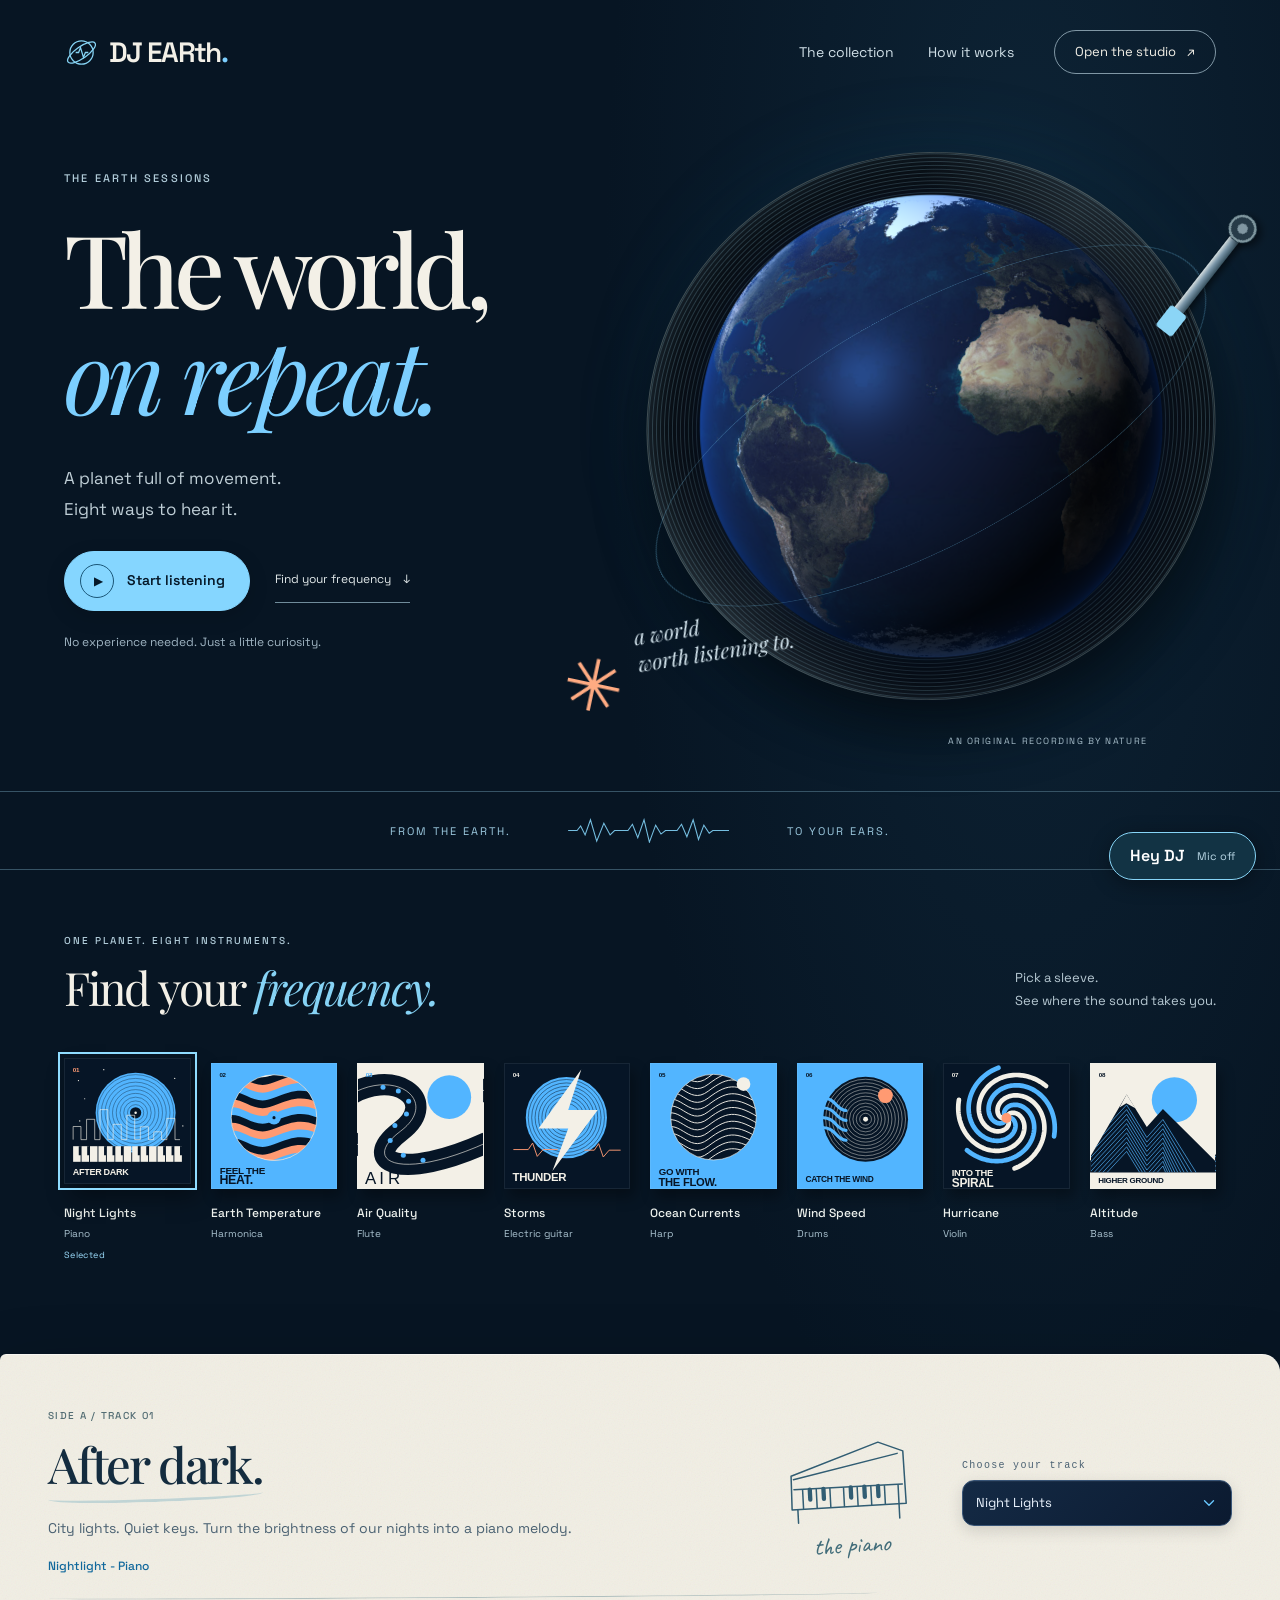
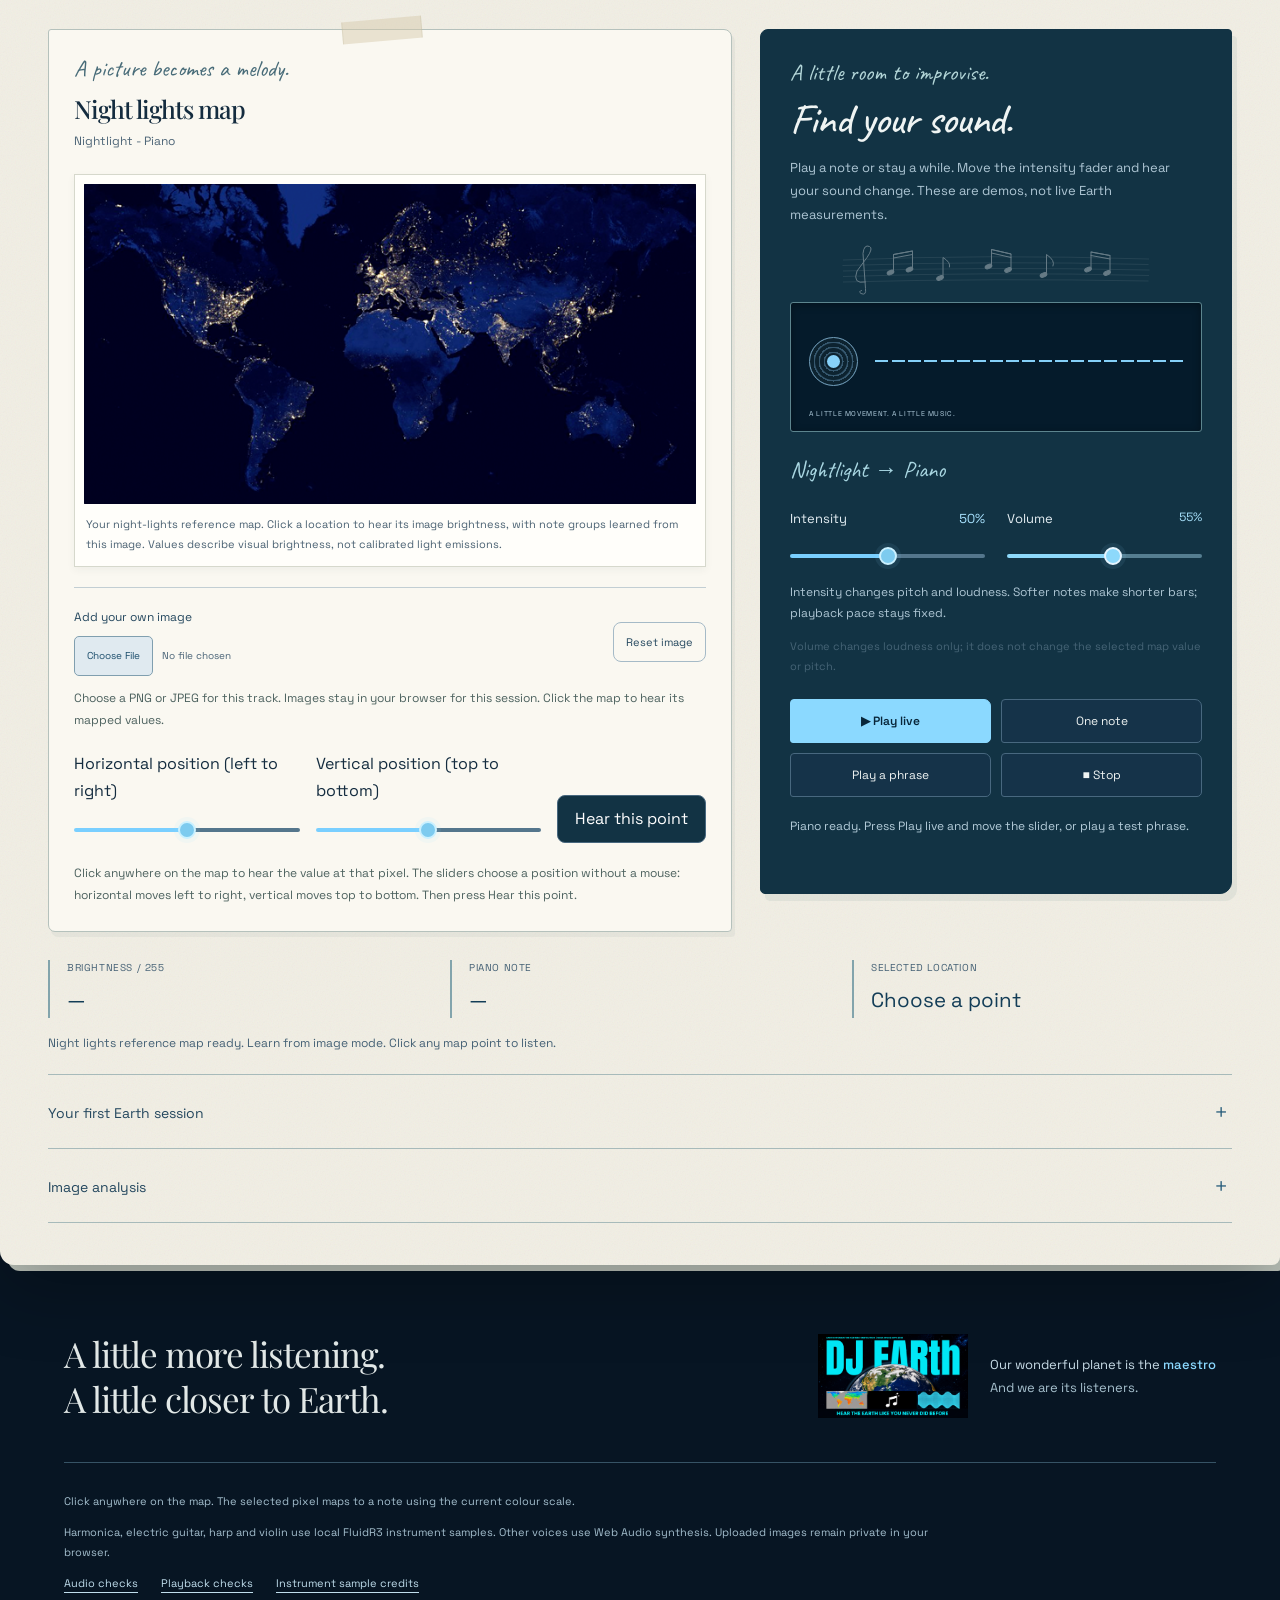
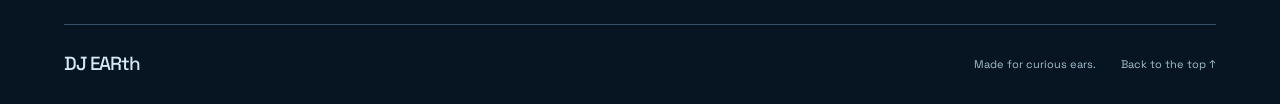
<file: index.html>
<!doctype html>
<html lang="en">
<head>
  <meta charset="utf-8">
  <meta name="viewport" content="width=device-width, initial-scale=1">
  <meta name="theme-color" content="#09121f">
  <title>DJ_EARth · The planet, on repeat</title>
  <link rel="preload" href="assets/fonts/space-grotesk.ttf" as="font" type="font/ttf" crossorigin>
  <link rel="stylesheet" href="style.css?v=earth-album-restore-1">
  <link rel="stylesheet" href="studio-widgets.css?v=earth-album-1">
  <link rel="stylesheet" href="globe-scene.css?v=earth-album-1">
  <link rel="stylesheet" href="music-notebook.css?v=1">
  <script src="light-track.js?v=temp-1" defer></script>
  <script src="temperature-track.js?v=temp-1" defer></script>
  <script src="audio-visualizer.js?v=full-display-1" defer></script>
  <script src="piano.js?v=audio-reactive-restore-1" defer></script>
  <script src="bass.js?v=audio-reactive-restore-1" defer></script>
  <script src="instruments.js?v=sampled-voices-1" defer></script>
  <script src="assets/tracks/night-lights-data.js?v=team-reference-2" defer></script>
  <script src="script.js?v=map-intensity-1" defer></script>
  <script src="solo.js?v=map-intensity-1" defer></script>
  <script src="studio-ui.js?v=earth-album-1" defer></script>
  <script src="globe-scene.js?v=earth-album-1" defer></script>
  <script src="art-direction.js?v=earth-album-1" defer></script>
  <script src="music-notebook.js?v=1" defer></script>
  <link rel="stylesheet" href="no2-lab.css?v=1">
  <script src="assets/no2/model.js?v=1" defer></script>
  <script src="no2-reader.js?v=1" defer></script>
  <script src="no2-lab.js?v=1" defer></script>
  <script src="assets/voice/countries.js?v=1" defer></script>
  <script src="assets/voice/temperature-reference.js?v=1" defer></script>
  <script src="country-temperature.js?v=reference-restored-5" defer></script>
  <link rel="stylesheet" href="voice-assistant.css?v=compact-3">
  <script src="voice-assistant.js?v=reference-restored-10" defer></script>
</head>
<body class="studio-page album-page">
  <a class="skip-link" href="#playground">Skip to the sound controls</a>
  <div class="studio-shell">
    <header class="site-header">
      <a class="wordmark" href="index.html" aria-label="DJ EARth home"><span class="brand-orbit" aria-hidden="true"><svg viewBox="0 0 36 36" fill="none"><circle cx="18" cy="18" r="12"/><ellipse cx="18" cy="18" rx="17" ry="6" transform="rotate(-35 18 18)"/><path d="M12 18h3l2-5 3 10 2-5h3"/></svg></span> DJ EARth<span class="brand-dot">.</span></a>
      <nav class="site-navigation" aria-label="Main navigation">
        <a href="#tracks">The collection</a>
        <a href="#howItWorks">How it works</a>
      </nav>
      <a class="open-studio" href="#playground">Open the studio <span aria-hidden="true">&#8599;</span></a>
    </header>
    <main class="app" id="studio">
      <button id="djLauncher" class="dj-launcher" type="button" aria-controls="voiceAssistant" aria-expanded="false">Hey DJ <span id="djMicState">Mic off</span></button>
      <section id="voiceAssistant" class="voice-assistant" role="dialog" aria-modal="false" aria-labelledby="djVoiceTitle" hidden>
        <button id="djClose" class="dj-close" type="button" aria-label="Close assistant">&#215;</button>
        <h2 id="djVoiceTitle" tabindex="-1">Hey DJ</h2>
        <p>Say <strong>"Hey DJ"</strong> or say your country to hear its temperature melody.</p>
        <div id="fileProtocolNotice" class="file-warning" hidden>
          ⚠️ Chrome and Edge block speech-to-text on local <code>file://</code> URLs for security. To speak, open via a local server (e.g. VS Code Live Server or run <code>start-server.bat</code>). You can also click the country buttons or type below anytime!
        </div>
        <div id="djTranscriptBox" class="dj-transcript-box" aria-live="polite">
          <span id="djLiveTranscript" class="dj-live-transcript dj-transcript-system">Waiting for speech...</span>
        </div>
        <p id="djVoiceStatus" class="dj-status-msg" role="status" aria-live="polite" aria-atomic="true">Ready to help.</p>
        <div class="voice-actions">
          <button id="djEnable" type="button">Enable microphone</button>
          <button id="djAsk" type="button">Ask me my country</button>
          <button id="djWelcome" type="button">Hear introduction</button>
          <button id="djStop" type="button">Stop assistant</button>
        </div>
        <div class="quick-countries" aria-label="Quick country test buttons">
          <span>Quick test:</span>
          <button type="button" class="quick-country-btn" data-country="Lebanon">Lebanon</button>
          <button type="button" class="quick-country-btn" data-country="United States">USA</button>
          <button type="button" class="quick-country-btn" data-country="France">France</button>
          <button type="button" class="quick-country-btn" data-country="Japan">Japan</button>
          <button type="button" class="quick-country-btn" data-country="Brazil">Brazil</button>
          <button type="button" class="quick-country-btn" data-country="Egypt">Egypt</button>
        </div>
        <form id="djCountryForm"><label for="djCountry">Or type your country</label><input id="djCountry" list="djCountries" autocomplete="country-name" placeholder="e.g. Lebanon, France, USA" required><datalist id="djCountries"></datalist><button type="submit">Play temperature</button></form>
        <p id="djForecast"></p>
        <p id="djMelody">No melody playing.</p>
        <details><summary>About this assistant</summary><p>Temperature reference only, not a live weather forecast. Country alignment is approximate. Browser microphone permission is required; speech recognition may send audio to its provider.</p></details>
        <details><summary>Explore the source maps</summary>
          <p>These external viewers open in a new tab. These viewers do not drive the assistant's reference-map music.</p>
          <ul>
            <li><a href="https://satmeteo.com/maps/temperature" target="_blank" rel="noopener">Temperature &mdash; Satmeteo</a></li>
            <li><a href="https://zoom.earth/maps/wind-speed/#view=33.893,35.502,6z/model=icon" target="_blank" rel="noopener">Wind speed &mdash; Zoom Earth</a></li>
            <li><a href="https://airindex.today/en/air-quality-map" target="_blank" rel="noopener">Air quality forecast &mdash; Airindex</a></li>
            <li><a href="https://www.iqair.com/air-quality-map" target="_blank" rel="noopener">Air quality &mdash; IQAir</a></li>
            <li><a href="https://blue-marble.de/nightlights/" target="_blank" rel="noopener">Night lights imagery &mdash; Blue Marble</a></li>
            <li><a href="https://seatempmap.com/" target="_blank" rel="noopener">Sea temperature &mdash; SeaTempMap</a></li>
          </ul>
        </details>
      </section>
      <section class="album-hero" aria-labelledby="albumTitle">
        <div class="hero-copy">
          <p class="eyebrow">THE EARTH SESSIONS</p>
          <h1 id="albumTitle"><span>The world,</span><em>on repeat.</em></h1>
          <p class="hero-description">A planet full of movement.<br>Eight ways to hear it.</p>
          <div class="hero-actions">
            <button id="listenEarth" class="listen-button" type="button" aria-pressed="false"><span class="listen-play" aria-hidden="true">&#9654;</span><span class="listen-label">Start listening</span></button>
            <a href="#tracks" class="text-link">Find your frequency <span aria-hidden="true">&#8595;</span></a>
          </div>
          <p class="hero-invitation">No experience needed. Just a little curiosity.</p>
        </div>
        <div class="record-art" aria-hidden="true">
          <div class="record-disc"></div>
          <div class="record-orbit orbit-one"></div><div class="record-orbit orbit-two"></div>
          <div class="planet-record"><div class="planet-label"></div><span class="record-spindle"></span></div>
          <div class="turntable-platter"><span></span></div><div class="tonearm"></div>
          <span class="record-caption">AN ORIGINAL RECORDING BY NATURE</span>
          <span class="record-annotation">a world<br>worth listening to.</span>
        </div>
        <span class="hero-asterisk" aria-hidden="true">&#10035;</span>
      </section>
      <div class="sound-ribbon" aria-hidden="true"><span>FROM THE EARTH.</span><span class="ribbon-wave"></span><span>TO YOUR EARS.</span></div>
      <section class="collection" id="tracks" aria-labelledby="collectionTitle">
        <div class="collection-heading"><div><p class="eyebrow">ONE PLANET. EIGHT INSTRUMENTS.</p><h2 id="collectionTitle">Find your <em>frequency.</em></h2></div><p>Pick a sleeve.<br>See where the sound takes you.</p></div>
      <nav class="track-nav" id="trackCollection" aria-label="Select planetary track">
        <button id="trackLightBtn" class="track-tab" type="button" aria-pressed="false" data-track-index="0">
          <span class="track-tab-badge" aria-hidden="true">01</span><span class="track-cover cover-0" aria-hidden="true"></span>
          <span class="track-tab-name">Night Lights</span>
          <span class="track-tab-desc">Piano</span>
        </button>
        <button id="trackTempBtn" class="track-tab active" type="button" aria-pressed="true" data-track-index="1">
          <span class="track-tab-badge" aria-hidden="true">02</span><span class="track-cover cover-1" aria-hidden="true"></span>
          <span class="track-tab-name">Earth Temperature</span>
          <span class="track-tab-desc">Harmonica</span>
        </button>
        <button id="trackAirBtn" class="track-tab" type="button" aria-pressed="false" data-track-index="2">
          <span class="track-tab-badge" aria-hidden="true">03</span><span class="track-cover cover-2" aria-hidden="true"></span>
          <span class="track-tab-name">Air Quality</span>
          <span class="track-tab-desc">Flute</span>
        </button>
        <button id="trackStormsBtn" class="track-tab" type="button" aria-pressed="false" data-track-index="3">
          <span class="track-tab-badge" aria-hidden="true">04</span><span class="track-cover cover-3" aria-hidden="true"></span>
          <span class="track-tab-name">Storms</span>
          <span class="track-tab-desc">Electric guitar</span>
        </button>
        <button id="trackOceanBtn" class="track-tab" type="button" aria-pressed="false" data-track-index="4">
          <span class="track-tab-badge" aria-hidden="true">05</span><span class="track-cover cover-4" aria-hidden="true"></span>
          <span class="track-tab-name">Ocean Currents</span>
          <span class="track-tab-desc">Harp</span>
        </button>
        <button id="trackWindBtn" class="track-tab" type="button" aria-pressed="false" data-track-index="5">
          <span class="track-tab-badge" aria-hidden="true">06</span><span class="track-cover cover-5" aria-hidden="true"></span>
          <span class="track-tab-name">Wind Speed</span>
          <span class="track-tab-desc">Drums</span>
        </button>
        <button id="trackHurricaneBtn" class="track-tab" type="button" aria-pressed="false" data-track-index="6">
          <span class="track-tab-badge" aria-hidden="true">07</span><span class="track-cover cover-6" aria-hidden="true"></span>
          <span class="track-tab-name">Hurricane</span>
          <span class="track-tab-desc">Violin</span>
        </button>
        <button id="trackAltitudeBtn" class="track-tab" type="button" aria-pressed="false" data-track-index="7">
          <span class="track-tab-badge" aria-hidden="true">08</span><span class="track-cover cover-7" aria-hidden="true"></span>
          <span class="track-tab-name">Altitude</span>
          <span class="track-tab-desc">Bass</span>
        </button>
      </nav>

      </section>
      <section class="playground" id="playground" aria-labelledby="trackHeading">
<svg class="instrument-library" xmlns="http://www.w3.org/2000/svg" aria-hidden="true"><defs><symbol id="sketch-piano" viewBox="0 0 240 160"><g fill="none" stroke="currentColor" stroke-width="2.1" stroke-linecap="round" stroke-linejoin="round"><path d="M40 67 163 26 197 40 198 113 39 114Z"/><path d="M43 72 189 43M43 86h151M47 114v19m141-19v19"/><path d="M55 87v26m19-26v26m19-26v26m19-26v26m19-26v26m19-26v26m19-26v26m19-26v26"/><path d="M65 87v14m19-14v14m38-14v14m19-14v14m19-14v14" stroke-width="6"/></g></symbol><symbol id="sketch-harmonica" viewBox="0 0 240 160"><g fill="none" stroke="currentColor" stroke-width="2.1" stroke-linecap="round" stroke-linejoin="round"><g transform="rotate(-12 120 80)"><path d="M31 65 199 62 208 75 205 114 38 117 29 105Z" fill="#d8e7e7"/><path d="m32 78 172-3M39 104l162-3M48 66l141-2"/><path d="M44 82h12v16H44Zm20 0h12v16H64Zm20-1h12v16H84Zm20 0h12v16h-12Zm20-1h12v16h-12Zm20 0h12v16h-12Zm20-1h12v16h-12Zm20 0h12v16h-12Z" fill="#315d73" stroke-width="1.3"/><circle cx="39" cy="71" r="1.5"/><circle cx="197" cy="69" r="1.5"/></g></g></symbol><symbol id="sketch-flute" viewBox="0 0 240 160"><g fill="none" stroke="currentColor" stroke-width="2.1" stroke-linecap="round" stroke-linejoin="round"><g transform="rotate(-24 120 80)"><path d="M25 76q88-5 187 0l2 14q-91 5-189 0Z" fill="#d8e7e7"/><path d="M50 75v16m8-16v16m132-16v16M27 81h19"/><circle cx="77" cy="82" r="4"/><circle cx="98" cy="82" r="4"/><circle cx="119" cy="82" r="4"/><circle cx="140" cy="82" r="4"/><circle cx="161" cy="82" r="4"/><path d="M94 77v-7h11m20 6v-7h11m22 6v-7h10"/></g></g></symbol><symbol id="sketch-guitar" viewBox="0 0 240 160"><g fill="none" stroke="currentColor" stroke-width="2.1" stroke-linecap="round" stroke-linejoin="round"><g transform="rotate(24 120 80)"><path d="M103 79q-22-20-34-3t6 26q-31 12-20 37t45 7q31-12 21-37-12-8-10-20Z" fill="#d8e7e7"/><path d="m104 84 17-63 12 3-20 66M121 21l2-15 17 4-7 14"/><circle cx="95" cy="109" r="11"/><path d="m84 130 21 4M98 128l29-106m-25 107 29-106" stroke-width="1"/><path d="m122 9-7-3m8 9-9-2m23-1 9 2m-10 4 8 3"/></g></g></symbol><symbol id="sketch-harp" viewBox="0 0 240 160"><g fill="none" stroke="currentColor" stroke-width="2.1" stroke-linecap="round" stroke-linejoin="round"><path d="M50 127q28-65 37-103 43-9 102 18-26 4-32 23-9 42-12 70Z" fill="#d8e7e7"/><path d="M55 122q45 8 87 9M89 30q43-4 88 16M77 60l62 65m-52-82 53 70m-29-77 32 65m-9-61 12 49"/><path d="M58 133q46 9 91 8l-4-8M89 31l-30 91"/></g></symbol><symbol id="sketch-drums" viewBox="0 0 240 160"><g fill="none" stroke="currentColor" stroke-width="2.1" stroke-linecap="round" stroke-linejoin="round"><ellipse cx="108" cy="66" rx="61" ry="20" fill="#d8e7e7"/><path d="M47 66v51q60 36 122 0V66M49 82q61 28 119 0"/><path d="M64 84v33m29-25v34m29-34v33m29-40v31M73 131l-10 17m81-17 10 17M40 34l107 19M93 20l70 35"/><ellipse cx="196" cy="48" rx="27" ry="5"/><path d="M196 42v85m0-10-20 21m20-21 21 20"/></g></symbol><symbol id="sketch-violin" viewBox="0 0 240 160"><g fill="none" stroke="currentColor" stroke-width="2.1" stroke-linecap="round" stroke-linejoin="round"><g transform="rotate(22 120 80)"><path d="M104 70q-24-9-24 12 16 12-2 22-20 20 0 38 24 14 41-5 12-18-7-34-14-14 2-24 0-15-10-9Z" fill="#d8e7e7"/><path d="M100 72l9-40 10 2-12 41M105 119l-7 25m-7-29 16 3m-3-8 14-76m-17 74 13-75"/><path d="M89 97q-10-8-8 5m30-1q10-8 8 5"/><path d="m108 32 3-11 12 2-5 12"/><circle cx="119" cy="17" r="6"/><path d="m154 16-22 132m7 0 21-131"/></g></g></symbol><symbol id="sketch-bass" viewBox="0 0 240 160"><g fill="none" stroke="currentColor" stroke-width="2.1" stroke-linecap="round" stroke-linejoin="round"><g transform="rotate(30 120 80)"><path d="M105 88q-2-30-17-17 5 19-13 27-27 7-22 31 8 27 35 21 36-3 31-33-19-12-14-29Z" fill="#d8e7e7"/><path d="m102 97 16-72 11 2-19 72m9-74 4-17 13 4-7 15"/><path d="m124 11-8-3m9 10-10-3m20 0 8 2m-9 5 8 2M80 130l22 3m-11-19 26-86m-21 87 25-86"/><path d="m90 104 13 3m-16 7 13 3" stroke-width="4"/></g></g></symbol></defs></svg>
        <header class="session-heading">
          <div><p id="trackEyebrow" class="eyebrow">SIDE A / TRACK 02</p><h2 id="trackHeading">Feel the heat.</h2><p id="trackIntro" class="intro">Give the temperature of our planet a harmonica voice.</p><span id="trackTag" class="track-tag">Temperature / Harmonica</span></div>
          <div class="instrument-sketch" aria-hidden="true"><svg viewBox="0 0 240 160"><use id="instrumentSketch" href="#sketch-harmonica"></use></svg><span id="instrumentCaption">the harmonica</span></div>
          <div id="trackPicker" class="studio-picker" data-picker="tracks"><span class="picker-label">Choose your track</span></div>
        </header>
        <div class="studio-grid">
    <section id="trackImagePanel" class="panel" aria-labelledby="trackImageTitle" hidden>
      <div class="section-heading">
        <div>
          <p class="section-kicker">A picture becomes a melody.</p><h2 id="trackImageTitle">Track reference image</h2>
          <p id="trackImageMeta"></p>
        </div>
        <a id="trackImageSource" target="_blank" rel="noopener noreferrer">NASA source &nearr;</a>
      </div>
      <figure class="track-image-figure">
      <div class="image-stage" id="imageStage">
        <canvas id="sourceCanvas" width="800" height="160" role="img" aria-label="Current image. Click any location to hear its mapped value, or use the column and row controls below."></canvas>
      </div>
        <img id="trackImage" width="1024" height="576" alt="">
        <figcaption id="trackImageCaption" class="helper"></figcaption>
      </figure>
      <div class="source-actions track-image-actions">
        <label class="upload-button">Add your own image
          <input id="trackImageUpload" type="file" accept="image/png,image/jpeg,.png,.jpg,.jpeg" aria-describedby="trackImageUploadHelp">
        </label>
        <button id="resetTrackImage" class="secondary" type="button">Reset image</button>
      </div>
      <p id="trackImageUploadHelp" class="helper">Choose a PNG or JPEG for this track. Images stay in your browser for this session.</p>
      <p id="trackImageUploadStatus" role="status"></p>
      <p id="trackImageError" role="status" hidden>Image unavailable. Try another upload or restore the default image.</p>
      <div class="map-point-controls">
        <label>Horizontal position (left to right)<input id="mapColumn" type="range" min="0" max="100" step="0.1" value="50"></label>
        <label>Vertical position (top to bottom)<input id="mapRow" type="range" min="0" max="100" step="0.1" value="50"></label>
        <button id="hearMapPoint" type="button">Hear this point</button>
      </div>
      <p id="routeHelper" class="helper">Click anywhere on the map to hear the value at that pixel. The sliders choose a position without a mouse: horizontal moves left to right, vertical moves top to bottom. Then press Hear this point.</p>
      <p id="patternNote" class="helper">The test phrase ends on high Do, one octave above the first Do. This is a musical ending for the test pattern; uploaded images follow their mapped values.</p>
      <p id="scanPending" class="helper" hidden>Image scanning and analysis for this track will be added later. Use the demo controls to preview its instrument.</p>
      <div hidden>
        <h2 id="sourceTitle"></h2><p id="sourceMeta"></p>
        <label id="uploadLabel">Upload image<input id="imageUpload" type="file" accept="image/png,image/jpeg"></label>
        <button id="useEarthMap" type="button">Use Earth thermal map</button>
        <button id="resetPattern" type="button">Use test pattern</button>
      </div>
      <p id="trackImageCredit" class="helper">Image credit: NASA/Goddard Space Flight Center. Reference image only; use the sound controls to test this instrument.</p>
    </section>

    <section class="panel sound-deck" aria-labelledby="soloTitle">
      <p class="section-kicker">A little room to improvise.</p><h2 id="soloTitle">Find your sound.</h2>
      <p>Play a note or stay a while. Move the intensity fader and hear your sound change. These are demos, not live Earth measurements.</p>
      <div class="score-doodle" aria-hidden="true"></div>
      <div class="deck-display" aria-hidden="true"><span class="deck-disc"></span><div class="equalizer"><i></i><i></i><i></i><i></i><i></i><i></i><i></i><i></i><i></i><i></i><i></i><i></i><i></i><i></i><i></i><i></i><i></i><i></i><i></i></div><span class="deck-display-label">A LITTLE MOVEMENT. A LITTLE MUSIC.</span></div>
      <select id="soloInstrument" aria-label="Selected track instrument" hidden></select>
      <p id="soloAssignment" class="track-tag">Temperature &rarr; Harmonica</p>
      <div class="sound-faders">
      <label class="fader-label">Intensity <output id="soloValueLabel" for="soloValue">50%</output><input id="soloValue" type="range" min="0" max="100" value="50" aria-describedby="soloValueHelp"></label>
        <label class="volume-control fader-label"><span>Volume</span><output id="volumeValue" for="volume">55%</output>
          <input id="volume" type="range" min="0" max="100" value="55" aria-describedby="volumeHelp">
        </label>
      </div>
      <p id="soloValueHelp" class="helper">Press Play live, then move the fader: softer notes make shorter bars.</p>
      <p id="volumeHelp" class="helper">Volume changes loudness only; it does not change the selected map value or pitch.</p>
      <div class="source-actions solo-transport">
        <button id="soloNote" type="button" aria-pressed="false"><span aria-hidden="true">&#9654;</span> Play live</button>
        <button id="soloSingle" type="button">One note</button>
        <button id="soloPhrase" type="button">Play a phrase</button>
        <button id="soloStop" type="button"><span aria-hidden="true">&#9632;</span> Stop</button>
      </div>
      <p id="soloStatus" role="status">Choose a parameter to hear its assigned instrument.</p>
    </section>

    <section class="panel readout-panel" aria-label="Current scan location">
      <div class="live-readout">
        <div><span id="metricLabel" class="label">Temperature / 6</span><output id="activeBrightness">—</output></div>
        <div><span id="instrumentLabel" class="label">harmonica note</span><output id="activeNote">—</output></div>
        <div><span class="label">Selected location</span><output id="scanPosition">Choose a point</output></div>
      </div>
      <p id="status" role="status">Ready. Click a location on the map to hear it.</p>
    </section>        </div>
    <section class="panel controls-panel" hidden style="display:none">
      <div class="controls">
        <div class="transport" style="display:none" aria-hidden="true">
          <button id="playScan" class="primary" type="button"><span aria-hidden="true">&#9654;</span> Play image</button>
          <button id="stopScan" class="secondary" type="button" disabled><span aria-hidden="true">&#9632;</span> Stop</button>
        </div>

        <fieldset class="pitch-modes" id="instrumentFieldset" hidden>
          <legend>Bass Register</legend>
          <label><input type="radio" name="bassRegister" value="deep" checked>Deep Bass (C2–C3 · 65–131 Hz)</label>
          <label><input type="radio" name="bassRegister" value="tenor">Tenor Bass (C3–C4 · 131–262 Hz)</label>
        </fieldset>
      </div>

    </section>


    <section id="no2Lab" class="no2-lab" aria-labelledby="no2Title" hidden>
      <p class="section-kicker">Field notes / First machine-learning experiment</p>
      <h2 id="no2Title">Listen to the air.</h2>
      <p>Read a NASA NO&#8322; map through the flute. A model trained on the older map's colour legend estimates the value at your chosen point. Higher pitch means more nitrogen dioxide in the atmospheric column. Volume stays independent.</p>
      <p><strong>Historical map-reading prototype.</strong> This is not today's weather, an AQI reading or a forecast. Estimates come from image colours, not the underlying satellite measurements.</p>
      <fieldset><legend>Choose a map</legend>
        <label><input type="radio" name="no2Source" value="2015-2019">March 2015&ndash;2019 average</label>
        <label><input type="radio" name="no2Source" value="2020" checked>March 2020 (unseen during training)</label>
      </fieldset>
      <label for="no2Upload">Try another map with this same NO&#8322; legend and layout</label>
      <input id="no2Upload" type="file" accept="image/png,image/jpeg" aria-describedby="no2UploadHelp">
      <p id="no2UploadHelp">PNG or JPEG, up to 20 MB. Use the full northeast-US map template shown below, including its 0&ndash;10 &times; 10&#185;&#8309; molecules/cm&#178; legend. Temperature maps and different palettes are not supported yet. Files stay in your browser.</p>
      <canvas id="no2Canvas" width="1200" height="675" role="img" aria-label="Selected historical NO&#8322; map. Use the column and row controls below to sample without a mouse."></canvas>
      <div class="no2-controls">
        <label>Column, left to right <output id="no2XValue" for="no2X">45%</output><input data-no2-ready disabled id="no2X" type="range" min="0" max="100" value="45" aria-label="Map column, percent from left"></label>
        <label>Row, top to bottom <output id="no2YValue" for="no2Y">45%</output><input data-no2-ready disabled id="no2Y" type="range" min="0" max="100" value="45" aria-label="Map row, percent from top"></label>
      </div>
      <p>Use arrow keys on either slider, then choose Hear this point. You can also click the map. The same value always has the same pitch across maps. Unreadable locations produce no note.</p>
      <p id="no2Reading" class="no2-reading" role="status" aria-live="polite" aria-atomic="true">Loading map...</p>
      <div class="no2-actions">
        <button id="no2Play" data-no2-ready disabled type="button">Hear this point</button>
        <button id="no2Reference" data-no2-ready disabled type="button">Learn the sound scale</button>
        <button id="no2Stop" type="button">Stop NO&#8322; sound</button>
      </div>
      <p id="no2Status" role="status" aria-atomic="true"></p>
      <details><summary>What this model can tell us</summary>
        <p id="no2Evaluation"></p>
        <p>The supervised model uses five nearest labelled colours to estimate a continuous value. It stays fixed when you change maps. The palette compatibility check does not verify dates, geography or units; confirm those yourself. Terrain shading, text and boundaries distort colours. Dark or neutral pixels are rejected, including some high-value areas. A rejected point means unknown, never zero.</p>
        <p>Accurate temperature readings will need a temperature-specific calibration or, preferably, numerical data with coordinates, dates and units. Independent measurements are needed to evaluate scientific accuracy. Blind and low-vision listeners should help test whether the sound scale is understandable.</p>
        <p>Source: <a href="https://airquality.gsfc.nasa.gov/slider/pandemic-and-after-northeast-us-2015-2019-versus-2020">NASA Aura OMI, northeast US, March 2015&ndash;2019 and March 2020</a>.</p>
      </details>
    </section>

      <details id="howItWorks" class="how-to panel"><summary>Your first Earth session</summary><div class="how-to-steps"><p><b>01 / Pick a track</b>Each part of the planet has its own instrument.</p><p><b>02 / Make it yours</b>Add an image or explore the built-in source.</p><p><b>03 / Press play</b>Click a map point on tracks 1 and 2, or explore the NO&#8322; experiment on Air quality. Use the intensity fader for an instrument demo.</p></div></details>
    <details class="panel analysis-panel" id="learningPanel">
      <summary id="learningTitle">Behind the sound</summary>
      <p id="learningSummary"></p>
      <ol id="groupCenters" class="group-centers" aria-label="Learned centers, low to high"></ol>
      <p id="learningHelper" class="helper">One-dimensional k-means learns up to seven groups from a sample of this image, ordered from low to high across Do–Si. In “Learn from image” mode, pitches align to these learned centers.</p>
    </details>

        <div id="testResult" class="test-result" role="status"></div>
      </section>
      <footer class="page-footer">
        <div class="footer-top"><p class="footer-note">A little more listening.<br>A little closer to Earth.</p>
      <div class="brand-signature">
        <a class="site-brand" href="index.html" aria-label="DJ EARth home"><img src="assets/logo.png" alt="DJ EARth: Hear the Earth like you never did before" width="1674" height="939"></a>
        <p class="team-slogan">Our wonderful planet is the <strong>maestro</strong><span>And we are its listeners.</span></p>
      </div>
        </div>
    <div class="footer">
      <p id="footerScaleExplanation">Temperature track: Navy (0) → Blue (1) → Cyan (2) → Green (3) → Yellow (4) → Red (5) → Maroon (6) maps to Do, Ré, Mi, Fa, Sol, La, Si. The higher the temperature, the higher the pitch.</p>
      <p>Harmonica, electric guitar, harp and violin use local FluidR3 instrument samples. Other voices use Web Audio synthesis. Uploaded images remain private in your browser.</p>
      <a href="tests.html">Audio checks</a>
      <a href="tests-live.html">Playback checks</a>
      <a href="assets/instruments/LICENSE.md">Instrument sample credits</a>
    </div>
        <div class="footer-bottom"><a href="#studio">DJ EARth</a><span>Made for curious ears.</span><a href="#studio">Back to the top &#8593;</a></div>
      </footer>
      <noscript><p>Enable JavaScript to load your studio and play sound.</p></noscript>
    </main>
  </div>
</body>
</html>
</file>
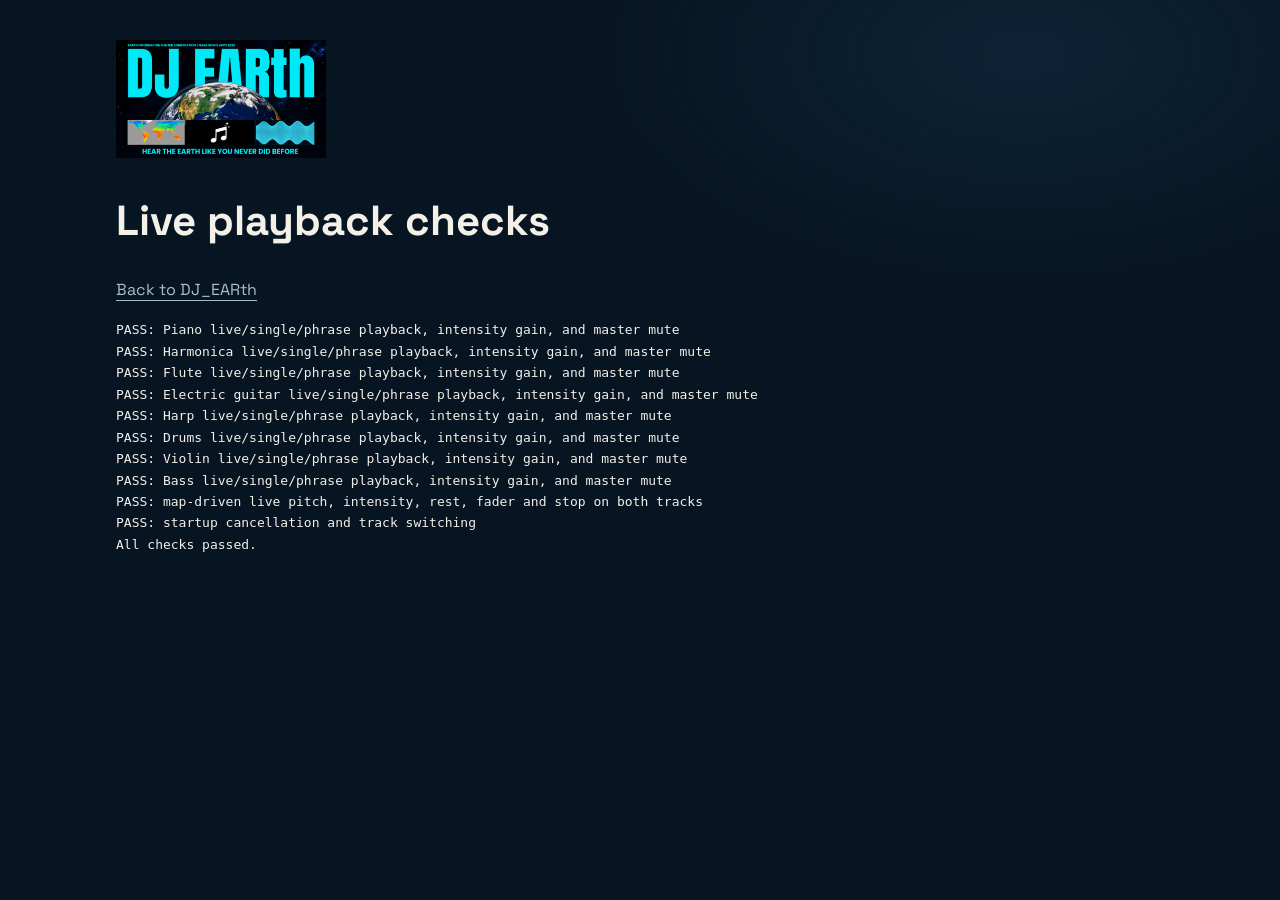
<file: tests-live.html>
<!doctype html>
<meta charset="utf-8">
<meta name="viewport" content="width=device-width, initial-scale=1">
<link rel="stylesheet" href="style.css?v=earth-album-restore-1">
<title>DJ_EARth live playback checks</title>
<main class="app">
  <a class="site-brand" href="index.html" aria-label="DJ EARth home">
        <img src="assets/logo.png" alt="DJ EARth: Hear the Earth like you never did before" width="1674" height="939">
      </a>
<h1>Live playback checks</h1>
<p><a href="index.html">Back to DJ_EARth</a></p>
<pre id="results">Running...</pre>
<div id="fixture" hidden></div>
<script src="instruments.js"></script>
<script>
  const fixture = document.querySelector('#fixture');
  fixture.innerHTML = '<select id="soloInstrument"></select><input id="soloValue" value="50"><input id="volume" value="55">';
  for (const id of ['soloStatus', 'soloValueLabel', 'soloValueHelp', 'soloNote', 'soloSingle', 'soloPhrase', 'soloStop', 'trackImagePanel', 'trackImage', 'trackImageError', 'trackImageTitle', 'trackImageMeta', 'trackImageSource', 'trackImageCaption', 'trackEyebrow', 'soloTitle', 'soloAssignment', 'trackHeading', 'trackIntro', 'trackTag']) {
    const element = document.createElement('button'); element.id = id; fixture.append(element);
  }
  for (let index = 0; index < 8; index++) {
    const button = document.createElement('button'); button.dataset.trackIndex = index; fixture.append(button);
  }
  const pending = new Map();
  let timerId = 0;
  window.setTimeout = (callback, delay) => { pending.set(++timerId, { callback, delay }); return timerId; };
  window.clearTimeout = id => pending.delete(id);
  const sounds = new Map();
  window.DJEarthInstruments = {
    assignments: DJEarthInstruments.assignments,
    createInstrument(id) {
      const voice = { notes: [], noteGains: [], volumes: [], currentVolume: 0, stops: 0, ready: async () => {}, setVolume(value) { this.currentVolume = value; this.volumes.push(value); }, play(hz) { this.notes.push(hz); this.noteGains.push(this.currentVolume); }, stopAll() { this.stops++; } };
      sounds.set(id, voice); return voice;
    }
  };
  window.djEarthApp = { stop() {}, setTrack() {} };
</script>
<script src="solo.js"></script>
<script>
  (async () => {
    const results = [];
    function assert(condition, message) { if (!condition) throw new Error(message); }
    const click = id => document.querySelector('#' + id).click();
    const slider = document.querySelector('#soloValue');
    const master = document.querySelector('#volume');
    const setMaster = value => { master.value = value; master.dispatchEvent(new Event('input')); };
    const change = value => { slider.value = value; slider.dispatchEvent(new Event('input')); };
    const flush = async () => { await Promise.resolve(); await Promise.resolve(); };
    try {
      for (let index = 0; index < 8; index++) {
        document.querySelector(`[data-track-index="${index}"]`).click();
        change(0); click('soloNote'); await flush();
        const voice = sounds.get(DJEarthInstruments.assignments[index].id);
        assert(voice.notes.length === 1, 'Live mode starts with one note');
        assert(pending.size === 1, 'Only one repeat timer exists');
        const lowNote = voice.notes[0];
        const lowGain = voice.currentVolume;
        assert(lowGain > 0, 'Minimum intensity still produces an audible note');
        const lowDelay = [...pending.values()][0].delay;
        const originalTimer = [...pending.keys()][0];
        change(100);
        assert(pending.size === 1, 'Slider keeps a single timer');
        assert(voice.currentVolume > lowGain, 'Higher intensity raises instrument loudness');
        const highGain = voice.currentVolume;
        if (index === 5) {
          assert(lowDelay === 1000, 'Minimum wind is 60 BPM');
          assert([...pending.values()][0].delay <= 250, 'Maximum wind is 240 BPM');
          assert(document.querySelector('#soloValueLabel').textContent.includes('240 BPM'), 'Tempo is visible');
          assert(voice.notes.length === 1, 'Tempo adjustment preserves beat phase');
        } else {
          assert(voice.notes.at(-1) > lowNote, 'Slider raises pitch immediately');
          assert([...pending.keys()][0] === originalTimer, 'Pitch changes do not restart the playback clock');
          assert([...pending.values()][0].delay === 500, 'Melodic instruments keep their fixed pace');
          assert(!document.querySelector('#soloValueLabel').textContent.includes('BPM'), 'Only drums display BPM');
        }
        setMaster(0);
        assert(voice.currentVolume === 0, 'Master volume zero exactly mutes the instrument');
        change(0);
        assert(voice.currentVolume === 0, 'Minimum intensity cannot bypass master mute');
        change(100);
        assert(voice.currentVolume === 0, 'Maximum intensity cannot bypass master mute');
        setMaster(100);
        assert(voice.currentVolume > highGain, 'Master volume still increases instrument loudness');
        change(0);
        assert(voice.currentVolume > 0 && voice.currentVolume < highGain, 'Even full master volume retains the lower intensity level');
        setMaster(55);
        change(100);
        assert(pending.size === 1, 'Gain adjustments keep a single playback timer');
        const [id, task] = [...pending.entries()][0]; pending.delete(id); task.callback();
        assert(pending.size === 1, 'Playback repeats');
        click('soloStop');
        assert(pending.size === 0, 'Stop clears playback');
        assert(document.querySelector('#soloNote').getAttribute('aria-pressed') === 'false', 'Play state resets');
        const beforeSingle = voice.notes.length;
        click('soloSingle'); await flush();
        assert(voice.notes.length === beforeSingle + 1, 'Play note triggers exactly one sound');
        assert(voice.noteGains.at(-1) > lowGain, 'A single note uses the selected higher intensity gain');
        assert(document.querySelector('#soloNote').getAttribute('aria-pressed') === 'false', 'Single note is not live mode');
        change(50);
        assert(voice.notes.length === beforeSingle + 1, 'Slider is silent in single note mode');
        const [finishId, finish] = [...pending.entries()][0]; pending.delete(finishId); finish.callback();
        assert(pending.size === 0, 'Single note finishes without repeating');
        click('soloNote'); await flush();
        click('soloSingle'); await flush();
        const afterSwitch = voice.notes.length;
        const [endId, end] = [...pending.entries()][0]; pending.delete(endId); end.callback();
        assert(pending.size === 0 && voice.notes.length === afterSwitch, 'Switching from live to single stops the loop');
        change(0);
        click('soloSingle'); await flush();
        const quietSingle = voice.noteGains.at(-1);
        click('soloStop');
        change(100);
        click('soloSingle'); await flush();
        assert(voice.noteGains.at(-1) > quietSingle && quietSingle > 0, 'Single-note intensity changes actual instrument gain');
        click('soloStop');
        click('soloPhrase'); await flush();
        const firstPhraseGain = voice.noteGains.at(-1);
        for (let step = 0; step < 7; step++) {
          const [phraseId, phraseStep] = [...pending.entries()][0]; pending.delete(phraseId); phraseStep.callback();
        }
        assert(voice.noteGains.at(-1) > firstPhraseGain && firstPhraseGain > 0, 'A phrase grows louder with its low-to-high demo steps');
        click('soloStop');
        results.push('PASS: ' + DJEarthInstruments.assignments[index].instrument + ' live/single/phrase playback, intensity gain, and master mute');
      }
      for (const index of [0, 1]) {
        document.querySelector(`[data-track-index="${index}"]`).click();
        click('soloNote'); await flush();
        const voice = sounds.get(DJEarthInstruments.assignments[index].id);
        const repeatId = [...pending.keys()][0];
        assert(djEarthSolo.applyMapPoint(63.2, 349.228), 'Map selection keeps live enabled');
        assert(slider.value === '63', 'Map value updates intensity');
        assert(voice.notes.at(-1) === 349.228, 'Live uses exact map pitch, not rounded slider pitch');
        assert([...pending.keys()][0] === repeatId && pending.size === 1, 'Map click preserves repeat timer');
        const tick = pending.get(repeatId); pending.delete(repeatId); tick.callback();
        assert(voice.notes.at(-1) === 349.228, 'Next beat retains map pitch');
        djEarthSolo.applyMapPoint(null, null);
        const count = voice.notes.length;
        const [restId, restTick] = [...pending.entries()][0]; pending.delete(restId); restTick.callback();
        assert(voice.notes.length === count && pending.size === 1, 'Map rest is silent but stays live');
        djEarthSolo.applyMapPoint(100, 1046.5);
        assert(voice.notes.at(-1) === 1046.5, 'Valid point resumes live notes');
        change(0);
        assert(voice.notes.at(-1) < 300, 'Manual fader resumes demo pitch mapping');
        click('soloStop');
        assert(pending.size === 0, 'Stop cancels mapped live playback');
      }
      results.push('PASS: map-driven live pitch, intensity, rest, fader and stop on both tracks');
      click('soloNote'); click('soloStop'); await flush();
      assert(pending.size === 0, 'Stop during audio startup cancels playback');
      click('soloPhrase'); await flush();
      assert(pending.size === 1, 'Phrase starts');
      document.querySelector('[data-track-index="0"]').click();
      assert(pending.size === 0, 'Track switch stops phrase');
      results.push('PASS: startup cancellation and track switching');
      document.querySelector('#results').textContent = results.join('\n') + '\nAll checks passed.';
    } catch (error) {
      document.querySelector('#results').textContent = results.join('\n') + '\nFAIL: ' + error.message;
    }
  })();
</script>

</main>
</file>
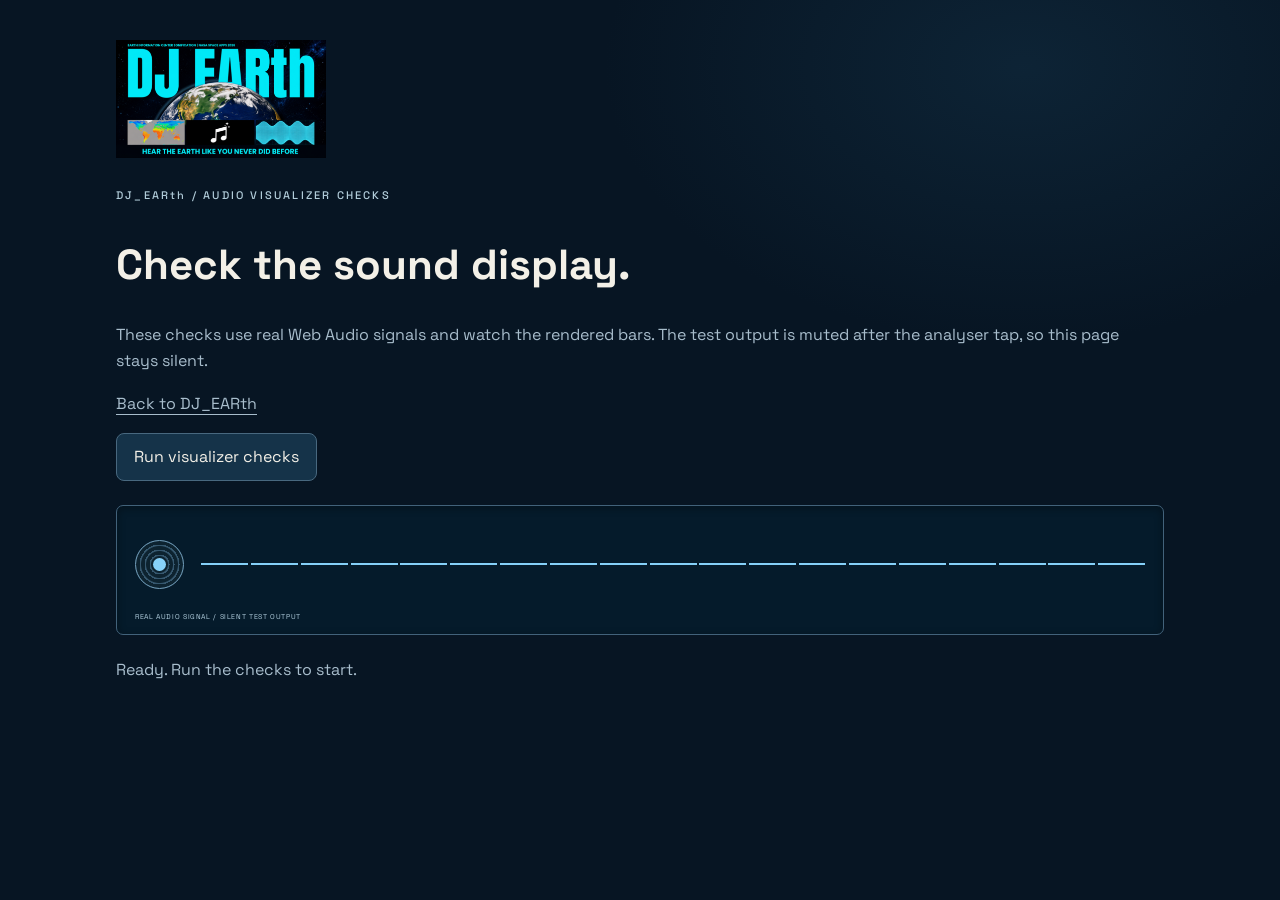
<file: tests-visualizer.html>
<!doctype html>
<html lang="en">
<head>
  <meta charset="utf-8">
  <meta name="viewport" content="width=device-width, initial-scale=1">
  <title>DJ_EARth &middot; Audio visualizer checks</title>
  <link rel="stylesheet" href="style.css?v=earth-album-restore-1">
  <script src="audio-visualizer.js?v=full-display-1" defer></script>
</head>
<body>
  <main class="app">
    <a class="site-brand" href="index.html" aria-label="DJ EARth home"><img src="assets/logo.png" alt="DJ EARth" width="1674" height="939"></a>
    <p class="eyebrow">DJ_EARth / AUDIO VISUALIZER CHECKS</p>
    <h1>Check the sound display.</h1>
    <p>These checks use real Web Audio signals and watch the rendered bars. The test output is muted after the analyser tap, so this page stays silent.</p>
    <p><a href="index.html">Back to DJ_EARth</a></p>
    <button id="runChecks" type="button">Run visualizer checks</button>
    <div class="deck-display" aria-hidden="true">
      <span class="deck-disc"></span>
      <div class="equalizer"><i></i><i></i><i></i><i></i><i></i><i></i><i></i><i></i><i></i><i></i><i></i><i></i><i></i><i></i><i></i><i></i><i></i><i></i><i></i></div>
      <span class="deck-display-label">REAL AUDIO SIGNAL / SILENT TEST OUTPUT</span>
    </div>
    <p id="testSummary" role="status">Ready. Run the checks to start.</p>
    <pre id="results" style="white-space: pre-wrap"></pre>
  </main>
  <script>
    window.addEventListener('DOMContentLoaded', () => {
      const wait = ms => new Promise(resolve => setTimeout(resolve, ms));
      const bars = [...document.querySelectorAll('.equalizer i')];
      const levels = () => bars.map(bar => bar.getBoundingClientRect().height);
      const peak = values => Math.max(...values);
      const difference = (a, b) => a.reduce((sum, value, index) => sum + Math.abs(value - b[index]), 0);
      const assert = (condition, message) => { if (!condition) throw new Error(message); };
      let running = false;

      async function runChecks() {
        if (running) return;
        running = true;
        document.querySelector('#runChecks').disabled = true;
        document.querySelector('#testSummary').textContent = 'Running real audio checks...';
        const results = [];
        let context;
        const taps = [];
        const sources = [];
        try {
          const visualizer = window.DJEarthVisualizer;
          assert(visualizer && typeof visualizer.connect === 'function', 'The visualizer service is available.');
          const optional = visualizer.connect({}, { connect() { throw new Error('A missing analyser must leave audio routing alone.'); } });
          optional?.start();
          optional?.stop();
          results.push('PASS: Missing analyser support leaves audio usable.');

          if (matchMedia('(prefers-reduced-motion: reduce)').matches) {
            results.push('SKIP: Signal animation checks respect reduced-motion preference.');
          } else {
            context = new AudioContext();
            await context.resume();
            // Silence the physical output after the node the visualizer measures.
            const sink = context.createGain();
            sink.gain.value = 0;
            sink.connect(context.destination);
            function source(frequency, volume) {
              const oscillator = context.createOscillator();
              oscillator.type = 'sine';
              oscillator.frequency.value = frequency;
              const master = context.createGain();
              master.gain.value = volume;
              oscillator.connect(master);
              master.connect(sink);
              const tap = visualizer.connect(context, master);
              assert(tap && typeof tap.start === 'function' && typeof tap.stop === 'function', 'A real signal gets a visualizer tap.');
              taps.push(tap);
              sources.push(oscillator);
              oscillator.start();
              return { oscillator, master, tap };
            }
            const first = source(220, 0);
            first.tap.start();
            await wait(400);
            const idle = levels();
            first.master.gain.setValueAtTime(0.05, context.currentTime);
            first.tap.start();
            await wait(450);
            const quiet = levels();
            assert(peak(quiet) > peak(idle) + 1, 'A real low-frequency signal should raise bars above silence.');
            results.push('PASS: Real audio moves the bars above the silence baseline.');
            assert(quiet.every((height, index) => height > idle[index] + 1), 'Every bar should respond to a quiet low-frequency note, including bands away from its spectral peak.');
            results.push('PASS: A low-frequency note energizes the full display.');
            let evolving = false;
            for (let frame = 0; frame < 6; frame++) {
              await wait(65);
              if (difference(quiet, levels()) > 1) { evolving = true; break; }
            }
            assert(evolving, 'The full display should evolve with successive real audio samples.');
            results.push('PASS: Successive audio samples change the displayed waveform.');

            first.master.gain.setValueAtTime(0.65, context.currentTime);
            await wait(450);
            const loud = levels();
            assert(peak(loud) > peak(quiet) + 1, 'Raising actual output gain should increase displayed energy.');
            results.push('PASS: Bar energy increases with actual output volume.');

            first.oscillator.frequency.setValueAtTime(1760, context.currentTime);
            await wait(450);
            const high = levels();
            assert(difference(loud, high) > 4, 'Changing frequency should change the displayed spectrum.');
            results.push('PASS: Changing pitch changes the spectrum shape.');

            first.master.gain.setValueAtTime(0, context.currentTime);
            await wait(850);
            const muted = levels();
            assert(peak(muted) <= peak(idle) + 1, 'Muted audio should settle to the silence baseline.');
            results.push('PASS: Zero output volume settles the display.');

            first.tap.stop();
            const second = source(880, 0.4);
            second.tap.start();
            await wait(450);
            assert(peak(levels()) > peak(idle) + 1, 'A second output tap should animate after the first stops.');
            second.master.gain.setValueAtTime(0, context.currentTime);
            second.tap.stop();
            await wait(350);
            assert(peak(levels()) <= peak(idle) + 1, 'Stopped outputs should settle the bars.');
            results.push('PASS: Switching audio outputs works, and stopping settles the bars.');
          }
          document.querySelector('#testSummary').textContent = 'All visualizer checks passed.';
        } catch (error) {
          results.push('FAIL: ' + error.message);
          document.querySelector('#testSummary').textContent = 'A visualizer check failed.';
        } finally {
          taps.forEach(tap => tap.stop());
          sources.forEach(source => { try { source.stop(); } catch {} });
          if (context && context.state !== 'closed') await context.close();
          document.querySelector('#results').textContent = results.join('\n');
          document.querySelector('#runChecks').disabled = false;
          running = false;
        }
        return results;
      }
      window.runVisualizerChecks = runChecks;
      document.querySelector('#runChecks').addEventListener('click', () => { void runChecks(); });
      if (new URLSearchParams(location.search).has('autorun')) void runChecks();
    });
  </script>
</body>
</html>
</file>
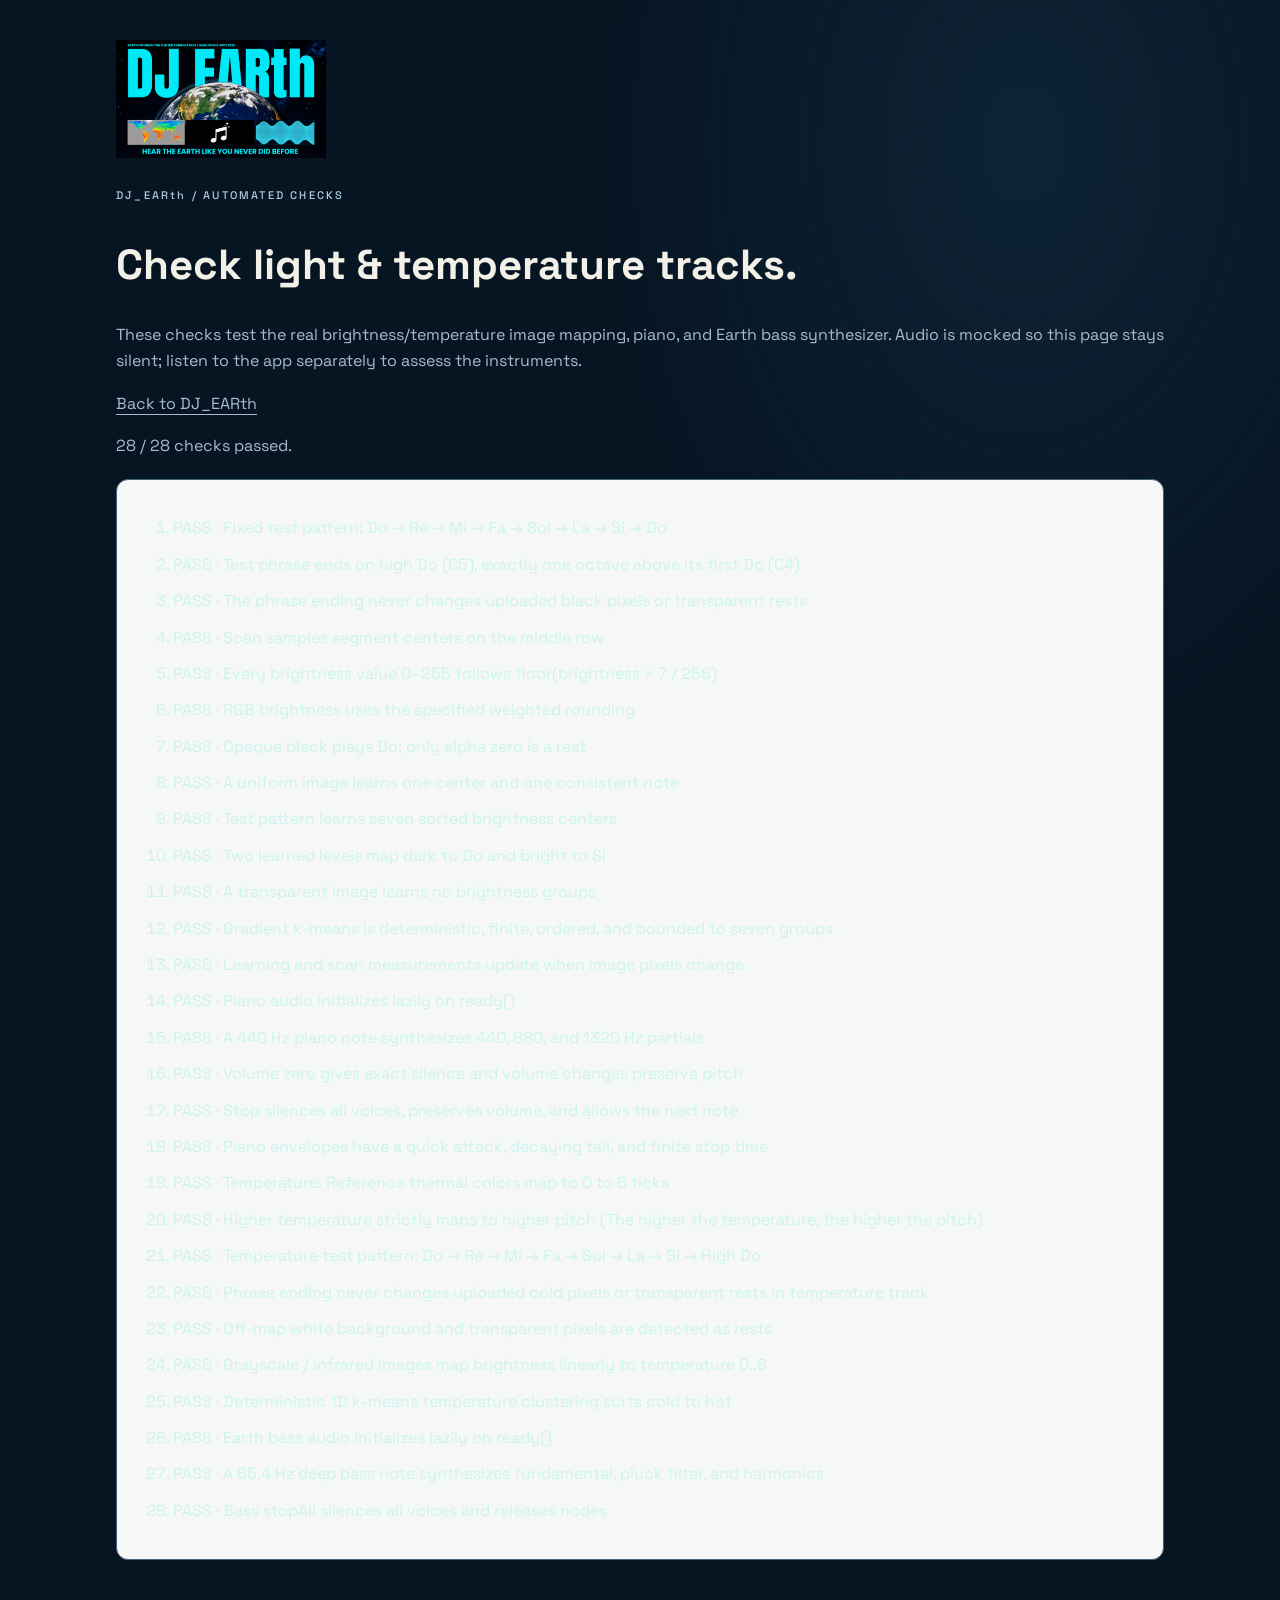
<file: tests.html>
<!doctype html>
<html lang="en">
<head>
  <meta charset="utf-8">
  <meta name="viewport" content="width=device-width, initial-scale=1">
  <title>DJ_EARth · Automated checks</title>
  <link rel="stylesheet" href="style.css?v=earth-album-restore-1">
  <script src="light-track.js?v=temp-1" defer></script>
  <script src="temperature-track.js?v=temp-1" defer></script>
  <script src="piano.js?v=temp-1" defer></script>
  <script src="bass.js?v=temp-1" defer></script>
  <script src="tests.js?v=temp-1" defer></script>
</head>
<body>
  <main class="app">
    <a class="site-brand" href="index.html" aria-label="DJ EARth home">
        <img src="assets/logo.png" alt="DJ EARth: Hear the Earth like you never did before" width="1674" height="939">
      </a>
    <p class="eyebrow">DJ_EARth / AUTOMATED CHECKS</p>
    <h1>Check light &amp; temperature tracks.</h1>
    <p>These checks test the real brightness/temperature image mapping, piano, and Earth bass synthesizer. Audio is mocked so this page stays silent; listen to the app separately to assess the instruments.</p>
    <p><a href="index.html">Back to DJ_EARth</a></p>
    <p id="testSummary" role="status">Running checks…</p>
    <ol id="testResults" class="panel" aria-label="Automated test results"></ol>
    <noscript><p>Enable JavaScript to run these checks.</p></noscript>
  </main>
</body>
</html>
</file>
<file: style.css>
@charset "UTF-8";
@font-face { font-family: "Space Grotesk"; src: url("assets/fonts/space-grotesk.ttf") format("truetype"); font-style: normal; font-weight: 300 700; font-display: swap; }
@font-face { font-family: "Playfair Display"; src: url("assets/fonts/playfair/regular.ttf") format("truetype"); font-style: normal; font-weight: 400 900; font-display: swap; }
@font-face { font-family: "Playfair Display"; src: url("assets/fonts/playfair/italic.ttf") format("truetype"); font-style: italic; font-weight: 400 900; font-display: swap; }
:root { color-scheme: dark; font: 16px/1.65 "Space Grotesk", "Segoe UI", sans-serif; color: #f3f0e7; background: #071523; --text: #f3f0e7; --muted: #a8bdcc; --accent: #70caff; --border: #42627a; --surface: #0b2032; --surface-raised: #123049; --panel: #102639; --ui-muted: var(--muted); --serif: "Playfair Display", Georgia, serif; }
* { box-sizing: border-box; scrollbar-width: thin; scrollbar-color: #609db9 #0a1b29; }
[hidden] { display: none !important; }
::-webkit-scrollbar { width: 9px; height: 6px; }
::-webkit-scrollbar-track { background: #0a1b29; }
::-webkit-scrollbar-thumb { border: 2px solid #0a1b29; background: #609db9; border-radius: 12px; }
::-webkit-scrollbar-thumb:hover { background: #99d9f3; }
html { scroll-behavior: smooth; scroll-padding: 30px 0 40px; }
body { margin: 0; min-width: 320px; background: radial-gradient(ellipse at 80% 9%, #15364d70, transparent 29%), #071523; }
button, input, select { font: inherit; }
button, a, input, summary { -webkit-tap-highlight-color: transparent; touch-action: manipulation; }
button { cursor: pointer; min-height: 44px; border: 1px solid #48687f; border-radius: 8px; padding: 10px 17px; color: var(--text); background: #153349; transition: background .2s, border-color .2s, transform .2s, box-shadow .2s; }
button:hover { background: #214a64; border-color: #8ac8e6; }
button:active { transform: translateY(1px); }
button:disabled { opacity: .4; cursor: not-allowed; }
button:focus-visible, input:focus-visible, a:focus-visible, summary:focus-visible, select:focus-visible { outline: 2px solid #81d7ff; outline-offset: 5px; }
a { color: inherit; text-underline-offset: 5px; }
a:hover { color: var(--accent); }
p { margin: 0 0 16px; color: var(--muted); }
h1,h2 { margin: 0; color: var(--text); }
h2 { font-size: 25px; letter-spacing: -.04em; line-height: 1.25; }
.skip-link { position: fixed; top: -100px; left: 20px; z-index: 160; padding: 12px 20px; background: #8bd9ff; color: #071523; border-radius: 4px; }
.skip-link:focus { top: 16px; }
.studio-shell { max-width: 1600px; margin: auto; }
.site-header { max-width: 1440px; margin: auto; padding: 29px 64px; display: flex; align-items: center; gap: 40px; }
.wordmark { display: inline-flex; align-items: center; gap: 10px; font-size: 28px; font-weight: 600; color: #f3f0e7; letter-spacing: -1.7px; text-decoration: none; white-space: nowrap; }
.brand-orbit { display: block; width: 35px; height: 35px; color: #86d4f5; }
.brand-orbit svg { width: 100%; height: 100%; stroke: currentColor; stroke-width: 1.3; }
.brand-dot { color: #7ccfff; margin-left: -9px; }
.site-navigation { display: flex; gap: 34px; margin-left: auto; }
.site-navigation a { text-decoration: none; color: #cfdee6; font-size: 14px; }
.site-navigation a:hover { color: #85d7ff; }
.open-studio { border: 1px solid #8097a5; border-radius: 30px; padding: 10px 20px; text-decoration: none; color: #f3f0e7; font-size: 13px; }
.open-studio span { margin-left: 11px; }
.open-studio:hover { border-color: #91d8ff; }
.app { width: 100%; }
.album-hero { display: grid; grid-template-columns: minmax(0, 1fr) minmax(0, 1.1fr); align-items: center; position: relative; max-width: 1440px; padding: 37px 64px 65px; margin: auto; min-height: 660px; gap: 15px; isolation: isolate; }
.hero-copy { position: relative; z-index: 3; padding-bottom: 15px; }
.eyebrow { font-size: 11px; font-weight: 500; color: #b1ccd9; letter-spacing: .2em; line-height: 1.7; margin-bottom: 26px; }
#albumTitle { font-family: var(--serif); font-size: clamp(74px, 7.9vw, 118px); font-weight: 500; line-height: 1.05; letter-spacing: -.065em; }
#albumTitle span, #albumTitle em { display: block; white-space: nowrap; }
#albumTitle em { color: #7ccfff; font-weight: 400; letter-spacing: -.055em; padding-bottom: 13px; }
.hero-description { font-size: 17px; color: #bfced6; line-height: 1.85; margin-top: 24px; margin-bottom: 25px; }
.hero-actions { display: flex; align-items: center; gap: 25px; flex-wrap: wrap; }
.listen-button { display: inline-flex; align-items: center; gap: 13px; min-height: 60px; padding: 12px 24px 12px 15px; color: #051828; background: #85d6ff; border: 1px solid #85d6ff; border-radius: 40px; font-size: 14px; font-weight: 600; box-shadow: 0 6px 20px #0002; }
.listen-button:hover { background: #b4e8ff; color: #051828; border-color: #b4e8ff; }
.listen-play { display: grid; place-items: center; width: 34px; height: 34px; border-radius: 50%; border: 1px solid #1a5678; font-size: 11px; padding-left: 2px; }
.listen-button[aria-pressed="true"] .listen-play { background: #1d6086; color: #d7f5ff; }
.text-link { display: inline-flex; align-items: center; gap: 12px; font-size: 12px; color: #e1e8e9; text-decoration: none; padding-block: 12px; border-bottom: 1px solid #708c9b; }
.hero-invitation { font-size: 12px; margin-top: 22px; color: #9fb4c2; }
.hero-asterisk { position: absolute; bottom: 54px; left: 44%; color: #ffab82; font-size: 72px; transform: rotate(12deg); z-index: 3; line-height: 1; }
.record-art { justify-self: end; width: min(100%, 570px); aspect-ratio: 1; position: relative; display: grid; place-items: center; isolation: isolate; }
.record-art::before { content: ""; position: absolute; inset: 5%; border-radius: 50%; background: #1b689340; filter: blur(45px); z-index: -2; }
.record-disc { position: absolute; inset: 0; border-radius: 50%; background: repeating-radial-gradient(circle, #0a1118 0 2px, #293b45 3px, #080f16 4px); box-shadow: 0 35px 55px #0008, inset 0 0 0 1px #83999b66, inset 8px 0 22px #87acbb22; transform: rotate(-12deg) scaleY(.96); }
.record-disc::after { content: ""; position: absolute; inset: 0; border-radius: 50%; background: conic-gradient(from 10deg, transparent 0deg, #a5bfca22 35deg, transparent 75deg, transparent 185deg, #adc9d41c 225deg, transparent 265deg); }
.planet-record { position: absolute; inset: 9%; border-radius: 50%; background: repeating-radial-gradient(circle, #091623 0 2px, #30597b 3px, #0a1726 4px); animation: record-spin 35s linear infinite paused; }
.planet-label { position: absolute; inset: 0; border-radius: 50%; background: radial-gradient(circle at 28% 30%, transparent 15%, #001126a0 85%), url("assets/earth-day.jpg") center/cover; box-shadow: inset 0 0 22px #79cbff99; }
.record-spindle { position: absolute; top: calc(50% - 4px); left: calc(50% - 4px); width: 8px; height: 8px; border: 1px solid #a5dbff; border-radius: 50%; background: #091321; }
.record-orbit { position: absolute; inset: 9% -4%; border: 1px solid #74c7ef55; border-radius: 50%; transform: rotate(-29deg) rotateX(60deg); pointer-events: none; z-index: 4; }
.orbit-two { inset: -2% 14%; transform: rotate(26deg) rotateX(38deg); border-style: dashed; border-color: #91bfd128; z-index: 0; }
.turntable-platter { display: none; }
.tonearm { position: absolute; right: -5%; top: 14%; width: 22%; height: 11px; border-radius: 10px; background: linear-gradient(#d6dfe0, #7894a7 45%, #36505e); transform: rotate(-52deg); transform-origin: right center; box-shadow: 0 4px 6px #0008; z-index: 5; }
.tonearm::before { content: ""; position: absolute; right: -12px; top: -9px; width: 29px; height: 29px; border-radius: 50%; background: radial-gradient(circle, #8197a2 0 24%, #273b48 26% 55%, #7f969e 57% 67%, #132936 69%); box-shadow: 0 5px 8px #0008; }
.tonearm::after { content: ""; position: absolute; left: -7px; top: -4px; width: 26px; height: 20px; background: #8bd5f6; border-radius: 3px; }
.record-caption { position: absolute; bottom: -38px; right: 12%; font-size: 9px; letter-spacing: .17em; color: #a6bdc9; }
.record-annotation { position: absolute; bottom: 8%; left: -2%; font-family: var(--serif); font-size: 21px; font-style: italic; line-height: 1.3; color: #d2e3ec; z-index: 4; transform: rotate(-9deg); }
.sound-ribbon { display: flex; align-items: center; justify-content: center; gap: 48px; max-width: 1312px; margin: 15px auto 0; padding: 26px 0; border-block: 1px solid #365365; color: #9bc8de; font-size: 11px; letter-spacing: .18em; }
.ribbon-wave { width: 180px; height: 25px; background: url("assets/sound-wave.svg") center / contain no-repeat; opacity: .9; }
.collection { max-width: 1440px; margin: auto; padding: 62px 64px 76px; scroll-margin-top: 20px; }
.collection-heading { display: flex; align-items: end; justify-content: space-between; gap: 30px; margin-bottom: 36px; }
.collection-heading .eyebrow { font-size: 10px; margin-bottom: 10px; }
.collection-heading h2 { font-family: var(--serif); font-size: 46px; font-weight: 400; letter-spacing: -.04em; }
.collection-heading h2 em { color: #86d3f5; font-weight: 400; }
.collection-heading > p { font-size: 13px; color: #b7c9d3; line-height: 1.8; margin: 0 0 4px; }
.track-nav { display: grid; grid-template-columns: repeat(8, minmax(0, 1fr)); gap: 20px; padding-top: 10px; }
.track-tab { display: flex; flex-direction: column; align-items: stretch; position: relative; padding: 0 0 15px; min-width: 0; min-height: 44px; border: 0; border-radius: 0; background: transparent; box-shadow: none; text-align: left; }
.track-tab:hover, .track-tab.active { background: transparent; border-color: transparent; }
.track-tab-badge { display: none; }
.track-cover { display: block; width: 100%; aspect-ratio: 1; background: #1e3c51 center / cover; box-shadow: 5px 8px 13px #0005; transition: transform .3s ease, box-shadow .3s; border: 1px solid #d3e9f014; }
.cover-0 { background-image: url("assets/sleeves/track-0.svg"); }
.cover-1 { background-image: url("assets/sleeves/track-1.svg"); }
.cover-2 { background-image: url("assets/sleeves/track-2.svg"); }
.cover-3 { background-image: url("assets/sleeves/track-3.svg"); }
.cover-4 { background-image: url("assets/sleeves/track-4.svg"); }
.cover-5 { background-image: url("assets/sleeves/track-5.svg"); }
.cover-6 { background-image: url("assets/sleeves/track-6.svg"); }
.cover-7 { background-image: url("assets/sleeves/track-7.svg"); }
.track-tab:hover .track-cover { transform: translateY(-7px) rotate(-2deg); box-shadow: 10px 18px 18px #0006; }
.track-tab.active .track-cover { outline: 2px solid #8fdcff; outline-offset: 4px; transform: translateY(-5px); box-shadow: 7px 13px 22px #0006; }
.track-tab.active::after { content: "Selected"; display: block; color: #9edfff; font-size: 9px; letter-spacing: .04em; margin-top: 6px; }
.track-tab-name { display: block; font-size: 12px; font-weight: 500; line-height: 1.4; margin-top: 16px; color: #edf1ed; }
.track-tab-desc { display: block; color: #aac2cf; font-size: 10px; margin-top: 4px; }
.playground { position: relative; max-width: 1352px; margin: 0 auto; padding: 52px 48px 42px; border-radius: 28px; color-scheme: light; background: #e9eef0; color: #142c3f; --text: #142c3f; --muted: #4a6172; --accent: #11689c; --border: #b8c7ce; --ui-muted: #4a6172; box-shadow: 0 25px 70px #0003; scroll-margin-top: 22px; }
.session-heading { display: flex; justify-content: space-between; align-items: center; gap: 35px; margin-bottom: 35px; }
.session-heading > div:first-child { max-width: 700px; }
.session-heading .eyebrow { color: #456073; font-size: 10px; margin-bottom: 9px; }
#trackHeading { font-family: var(--serif); font-size: 49px; font-weight: 500; letter-spacing: -.045em; }
.intro { font-size: 14px; line-height: 1.8; margin: 14px 0 11px; color: #4a6172; max-width: 620px; }
.track-tag { display: inline-block; font-size: 12px; color: var(--accent); font-weight: 500; }
.studio-grid { display: grid; grid-template-columns: minmax(0, 1.45fr) minmax(310px, 1fr); gap: 28px; align-items: start; }
.panel { min-width: 0; margin: 0; padding: 25px; border: 1px solid var(--border); border-radius: 12px; background: #f6f8f8; }
.section-kicker { font-size: 11px; color: var(--muted); letter-spacing: .08em; margin-bottom: 7px; }
.section-heading { display: flex; align-items: center; justify-content: space-between; gap: 15px; margin-bottom: 22px; }
.section-heading > div { min-width: 0; }
#trackImageTitle { font-size: 22px; }
#trackImageMeta { font-size: 12px; color: #4d6577; margin: 0; }
#trackImageSource { font-size: 11px; color: #176e9a; flex-shrink: 0; white-space: nowrap; }
.track-image-figure { margin: 0; }
.track-image-figure img { display: block; width: 100%; height: auto; max-height: 430px; object-fit: contain; background: #152c3b; border-radius: 5px; }
.image-stage { position: relative; overflow: hidden; border-radius: 5px; background: #152c3b; }
#sourceCanvas { display: block; width: 100%; height: auto; }
.spot-overlay { position: absolute; inset: 0; pointer-events: none; }
.scan-line { position: absolute; top: 50%; left: 0; right: 0; border-top: 1px dashed #fffd; pointer-events: none; }
.spot { position: absolute; transform: translate(-50%, -50%); pointer-events: auto; width: 28px; height: 28px; min-height: 28px; padding: 0; border: 1px solid #e6f5ff; border-radius: 50%; background: #0b2437e8; color: #fff; font-size: 10px; }
.spot:active { transform: translate(-50%, -50%); }
.spot.active { color: #092235; background: #8bd9ff; box-shadow: 0 0 0 3px #102d46; }
.helper { font-size: 12px; color: var(--muted); line-height: 1.8; margin: 12px 0 0; }
.track-image-figure figcaption { font-size: 12px; margin-top: 12px; color: #4a6172; }
.source-actions { display: flex; align-items: center; gap: 10px; flex-wrap: wrap; }
.track-image-actions { justify-content: space-between; gap: 15px; margin-top: 20px; padding-top: 20px; border-top: 1px solid #c2ced3; }
.upload-button { display: flex; flex-direction: column; gap: 8px; min-width: 0; font-size: 12px; color: #24475e; }
input[type="file"] { font-size: 10px; width: 235px; max-width: 100%; color: #486276; }
input::file-selector-button { cursor: pointer; border: 1px solid #809faf; border-radius: 5px; background: #e0eaf0; color: #1b4d6b; padding: 10px 12px; min-height: 40px; font: inherit; margin-right: 9px; }
#resetTrackImage { min-height: 40px; font-size: 11px; padding: 9px 12px; background: transparent; color: #24475e; border-color: #a5bac7; }
#resetTrackImage:hover { background: #e1ebf0; }
#trackImageUploadStatus { font-size: 12px; margin-top: 12px; }
#trackImageUploadStatus:empty { display: none; }
.scan-route { display: grid; grid-template-columns: repeat(8, minmax(0, 1fr)); gap: 6px; margin-top: 20px; }
.route-step { display: flex; flex-direction: column; align-items: center; gap: 3px; min-height: 70px; padding: 8px 2px; background: #e5edf2; color: #193d54; border-color: #afc3cf; border-radius: 5px; }
.route-step.active { background: #12638f; color: #fff; border-color: #12638f; }
.route-step.active .step-number, .route-step.active .brightness-value { color: #d6f2ff; }
.step-number, .brightness-value { font-size: 9px; color: #416075; }
.note-name { font-size: 14px; font-weight: 600; }
.spot-color-dot { display: inline-block; width: 6px; height: 6px; border-radius: 50%; margin-right: 2px; }
.sound-deck { color-scheme: dark; --text: #eff4f3; --muted: #aec6d4; --accent: #8bd9ff; --border: #3a607b; background: #0c293e; border-color: #0c293e; color: #eff4f3; padding: 29px; box-shadow: 0 12px 23px #19394e1c; }
.sound-deck > p:not(.section-kicker):not(.track-tag):not(.helper) { font-size: 13px; line-height: 1.8; }
.deck-display { position: relative; display: flex; align-items: center; gap: 17px; height: 130px; padding: 24px 18px 36px; margin: 24px 0 22px; background: #051b2b; border: 1px solid #42627a; border-radius: 7px; box-shadow: inset 0 2px 8px #0005; overflow: hidden; }
.deck-disc { width: 49px; height: 49px; flex-shrink: 0; border-radius: 50%; border: 1px solid #719db9; position: relative; background: repeating-radial-gradient(circle, #0d2330 0 3px, #36586f 4px 5px); }
.deck-disc::after { content: ""; position: absolute; inset: 17px; border-radius: 50%; background: #87d2fa; }
.deck-display-label { position: absolute; bottom: 12px; left: 18px; font-size: 7px; letter-spacing: .09em; color: #b3cfdf; }
.equalizer { display: flex; gap: 3px; align-items: center; flex: 1; min-width: 0; height: 36px; }
.equalizer i { display: block; flex: 1; width: 4px; min-width: 1px; height: 100%; background: #87d2fa; transform: scaleY(.055); transform-origin: center; will-change: transform; }
#soloAssignment { color: #9edfff; font-size: 12px; margin-bottom: 22px; }
.fader-label { display: block; color: #e4eef3; font-size: 13px; }
#soloValueLabel { float: right; color: #a8e2ff; font-size: 13px; font-variant-numeric: tabular-nums; }
input[type="range"] { appearance: none; -webkit-appearance: none; display: block; width: 100%; height: 26px; margin: 13px 0 0; background: transparent; cursor: pointer; accent-color: #79cfff; }
input[type="range"]::-webkit-slider-runnable-track { height: 4px; border-radius: 9px; background: linear-gradient(to right, #79cfff 0 var(--range-progress, 50%), #54768c var(--range-progress, 50%) 100%); }
input[type="range"]::-webkit-slider-thumb { appearance: none; -webkit-appearance: none; height: 18px; width: 18px; border-radius: 50%; margin-top: -7px; border: 2px solid #cbf1ff; background: #7dcbef; box-shadow: 0 0 0 4px #8bd9ff14; }
input[type="range"]::-moz-range-track { height: 4px; border-radius: 9px; background: #54768c; }
input[type="range"]::-moz-range-progress { height: 4px; border-radius: 9px; background: #79cfff; }
input[type="range"]::-moz-range-thumb { height: 16px; width: 16px; border: 2px solid #cbf1ff; border-radius: 50%; background: #7dcbef; }
input[type="radio"] { accent-color: #126c9c; margin: 0 6px 0 0; }
.solo-transport { display: grid; grid-template-columns: 1fr 1fr; gap: 10px; margin-top: 23px; }
.solo-transport button { min-height: 44px; padding: 10px 6px; font-size: 12px; border-radius: 6px; }
#soloNote, .primary { background: #8bd9ff; border-color: #8bd9ff; color: #08263a; font-weight: 600; }
#soloNote:hover, .primary:hover { background: #bcecff; border-color: #bcecff; }
#soloNote[aria-pressed="true"] { background: #bcecff; box-shadow: 0 0 0 3px #91dcff22; }
#soloStatus { min-height: 48px; margin: 19px 0 0; font-size: 12px; color: #b5cdda; }
.readout-panel { grid-column: 1 / -1; background: transparent; border: 0; border-radius: 0; padding: 0 0 20px; border-bottom: 1px solid #bdcbd1; }
.live-readout { display: grid; grid-template-columns: repeat(3, minmax(0, 1fr)); gap: 22px; }
.live-readout > div { min-width: 0; padding-left: 17px; border-left: 2px solid #7a9eb2; }
.label { display: block; font-size: 10px; letter-spacing: .06em; color: #456175; text-transform: uppercase; margin-bottom: 7px; }
.live-readout output { display: block; font-size: clamp(15px, 1.6vw, 21px); color: #133d57; overflow-wrap: anywhere; }
#status { font-size: 12px; color: #456175; margin: 16px 0 0; }
.controls-panel { background: #dce7eb; border: 1px solid #b4c7d0; border-radius: 10px; padding: 20px 23px 13px; margin-top: 25px; }
.controls { display: flex; align-items: center; gap: 25px; flex-wrap: wrap; }
.transport { display: flex; gap: 9px; }
.transport button { min-height: 44px; padding: 11px 15px; font-size: 12px; white-space: nowrap; }
.transport .secondary { color: #24475e; background: #ecf2f4; border-color: #9bb3c1; }
.transport .primary { color: #fff; background: #12648e; border-color: #12648e; }
.transport .primary:hover { background: #094c70; }
.volume-control { flex: 1; min-width: 130px; max-width: 220px; color: #24475e; font-size: 12px; }
.volume-control output { float: right; color: #175f87; font-size: 12px; font-variant-numeric: tabular-nums; }
.volume-control input { height: 23px; margin-top: 5px; }
.volume-control input::-webkit-slider-runnable-track { background: linear-gradient(to right, #2675a0 0 var(--range-progress, 55%), #afc3cf var(--range-progress, 55%) 100%); }
.volume-control input::-webkit-slider-thumb { border-color: #e6f5ff; background: #2675a0; }
.pitch-modes { display: flex; flex-wrap: wrap; gap: 13px; min-width: 0; border: 0; padding: 0; margin: 0 0 0 auto; }
.pitch-modes legend { color: #36596e; font-size: 11px; margin-bottom: 7px; }
.pitch-modes label { display: flex; align-items: center; min-height: 36px; font-size: 12px; color: #24475e; white-space: nowrap; }
#volumeHelp { font-size: 11px; color: #466476; margin-top: 12px; }
.how-to, .analysis-panel { background: transparent; border: 0; border-bottom: 1px solid #b9cbd3; border-radius: 0; margin-top: 4px; padding: 20px 0; }
summary { list-style: none; position: relative; cursor: pointer; padding: 3px 34px 3px 0; min-height: 28px; font-size: 14px; color: #24475e; }
summary::-webkit-details-marker { display: none; }
summary::after { content: "+"; position: absolute; right: 4px; top: 0; font-size: 23px; font-weight: 300; color: #245a79; line-height: 1.2; }
details[open] > summary::after { content: "-"; }
.how-to-steps { display: grid; grid-template-columns: repeat(3, minmax(0, 1fr)); gap: 25px; padding: 22px 0 6px; }
.how-to-steps p { font-size: 13px; margin: 0; }
.how-to-steps b { display: block; font-size: 13px; font-weight: 500; color: #225976; margin-bottom: 9px; }
#learningSummary { margin: 18px 0; font-size: 13px; }
.group-centers { list-style: none; display: flex; flex-wrap: wrap; gap: 10px; padding: 0; margin: 0; }
.group-centers li { display: flex; flex-direction: column; align-items: center; gap: 5px; min-width: 68px; padding: 12px; font-size: 12px; border: 1px solid #9db7c6; border-radius: 4px; background: #e0eaf0; }
.group-centers .swatch, .group-centers li > span:first-child { display: block; width: 20px; height: 20px; border-radius: 3px; }
.group-centers small { color: #33586e; }
.test-result { font-size: 12px; color: #315a70; padding-top: 17px; }
.demo-track #imageStage, .demo-track #scanRoute, .demo-track #routeHelper, .demo-track #patternNote, .demo-track #groupCenters, .demo-track #learningHelper, .demo-track #testResult { display: none; }
.demo-track #scanPending { padding: 10px 13px; border-left: 2px solid #487a97; background: #e1ebef; }
.demo-track .pitch-modes label { opacity: .5; }
.is-playing .planet-record { animation-play-state: running; }
.page-footer { max-width: 1440px; margin: auto; padding: 66px 64px 24px; }
.footer-top { display: flex; align-items: center; justify-content: space-between; gap: 50px; padding-bottom: 40px; border-bottom: 1px solid #365365; }
.footer-note { font-family: var(--serif); font-size: 35px; font-weight: 400; line-height: 1.3; letter-spacing: -.03em; color: #e2e8e7; margin: 0; }
.brand-signature { display: flex; align-items: center; gap: 22px; }
.site-brand { display: block; width: 150px; flex-shrink: 0; }
.site-brand img { display: block; width: 100%; height: auto; }
.team-slogan { font-size: 13px; line-height: 1.8; color: #c8dce7; margin: 0; max-width: 260px; }
.team-slogan strong { color: #8bd9ff; font-weight: 500; }
.team-slogan > span { display: block; color: #a7c1ce; }
.footer { font-size: 11px; line-height: 1.9; padding-top: 28px; max-width: 900px; }
.footer p { color: #a4bfce; margin-bottom: 10px; }
.footer a { margin-right: 20px; color: #c0deed; }
.footer-bottom { display: flex; align-items: center; gap: 25px; margin-top: 30px; border-top: 1px solid #365365; padding-top: 23px; font-size: 11px; color: #a5bfcd; }
.footer-bottom a { text-decoration: none; }
.footer-bottom a:first-child { font-size: 19px; font-weight: 500; color: #d6eaf3; letter-spacing: -.06em; margin-right: auto; }
.visually-hidden { position: absolute; width: 1px; height: 1px; padding: 0; margin: -1px; overflow: hidden; clip: rect(0, 0, 0, 0); white-space: nowrap; border: 0; }
.cursor-pointer { cursor: crosshair; }
body:not(.studio-page) .app { max-width: 1100px; margin: 0 auto; padding: 40px 26px; }
body:not(.studio-page) .site-brand { width: 210px; margin-bottom: 28px; }
body:not(.studio-page) h1 { font-size: 42px; margin-bottom: 22px; }
body:not(.studio-page) .panel { margin-top: 20px; padding-left: 40px; color: #142c3f; --muted: #4a6172; }
body:not(.studio-page) pre { white-space: pre-wrap; overflow-wrap: anywhere; font-size: 13px; }
body:not(.studio-page) .deck-display { color: #e9f4fc; }
@keyframes record-spin { to { transform: rotate(360deg); } }
@media (min-width: 1500px) { .album-hero { padding-top: 55px; padding-bottom: 85px; } }
@media (max-width: 1200px) { .site-header { padding-inline: 40px; } .album-hero { padding-inline: 40px; min-height: 590px; gap: 20px; } #albumTitle { font-size: 8vw; } .record-art { width: 100%; } .hero-actions { gap: 18px; } .hero-asterisk { bottom: 35px; font-size: 55px; } .sound-ribbon { margin-inline: 40px; } .collection { padding-inline: 40px; } .track-nav { gap: 15px; } .track-tab-name { font-size: 11px; } .playground { margin-inline: 24px; padding: 40px 32px; } .studio-grid { grid-template-columns: minmax(0, 1.2fr) minmax(300px, 1fr); gap: 22px; } .panel { padding: 21px; } .sound-deck { padding: 25px; } .page-footer { padding-inline: 40px; } }
@media (max-width: 980px) { .album-hero { min-height: 520px; padding-bottom: 58px; } .hero-description { font-size: 15px; } .listen-button { min-height: 53px; padding-inline: 13px 19px; font-size: 12px; } .listen-play { height: 30px; width: 30px; } .text-link { font-size: 11px; } .record-annotation { font-size: 17px; } .record-caption { right: 5%; font-size: 8px; bottom: -27px; } .hero-asterisk { display: none; } .studio-grid { grid-template-columns: minmax(0, 1fr); } .sound-deck { padding: 28px; } .deck-display { height: 140px; } .footer-top { gap: 30px; } .footer-note { font-size: 28px; } .site-brand { width: 115px; } .brand-signature { gap: 15px; } .team-slogan { max-width: 220px; font-size: 12px; } }
@media (max-width: 900px) { .track-nav { display: flex; overflow-x: auto; padding: 12px 8px 10px; margin: 0 -8px; gap: 24px; scroll-snap-type: x proximity; } .track-tab { flex: 0 0 145px; scroll-snap-align: center; } .track-tab-name { font-size: 12px; } .track-tab-desc { font-size: 11px; } .collection-heading h2 { font-size: 40px; } .session-heading { align-items: flex-start; gap: 24px; } #trackHeading { font-size: 43px; } .intro { font-size: 13px; } .controls { gap: 20px; } .pitch-modes { margin-left: 0; } }
@media (max-width: 767px) { .site-header { padding: 22px 24px; gap: 22px; } .wordmark { font-size: 25px; gap: 7px; } .brand-orbit { width: 30px; height: 30px; } .site-navigation { display: none; } .open-studio { margin-left: auto; font-size: 11px; padding: 9px 14px; } .album-hero { padding: 30px 24px 65px; gap: 25px; min-height: 450px; } #albumTitle { font-size: 9.5vw; } .hero-copy .eyebrow { font-size: 9px; margin-bottom: 18px; } .hero-description { font-size: 13px; line-height: 1.8; margin: 20px 0; } .hero-actions { gap: 12px; } .listen-button { font-size: 11px; gap: 9px; min-height: 49px; padding: 9px 15px 9px 10px; } .listen-play { height: 27px; width: 27px; font-size: 9px; } .text-link { font-size: 10px; padding: 8px 0; } .hero-invitation { font-size: 10px; margin-top: 16px; } .record-caption { font-size: 7px; right: 0; bottom: -24px; } .record-annotation { font-size: 14px; left: -4%; } .tonearm { height: 7px; } .tonearm::before { height: 22px; width: 22px; top: -8px; } .tonearm::after { width: 18px; height: 14px; top: -3px; } .sound-ribbon { margin: 0 24px; padding: 23px 0; gap: 25px; font-size: 9px; letter-spacing: .1em; } .ribbon-wave { width: 110px; height: 20px; } .collection { padding: 42px 24px 48px; } .collection-heading { margin-bottom: 22px; gap: 20px; } .collection-heading .eyebrow { font-size: 9px; } .collection-heading h2 { font-size: 34px; } .collection-heading > p { font-size: 11px; } .track-nav { gap: 20px; } .track-tab { flex-basis: 138px; } .playground { margin-inline: 13px; border-radius: 20px; padding: 30px 22px; } .session-heading { display: block; margin-bottom: 28px; } .session-heading #trackPicker { margin-top: 21px; width: 100%; max-width: 350px; } #trackHeading { font-size: 42px; } .studio-grid { gap: 23px; } .section-heading { gap: 10px; flex-wrap: wrap; align-items: start; } .section-kicker { font-size: 10px; } .panel { padding: 20px; border-radius: 8px; } .sound-deck { padding: 23px; } .readout-panel { padding: 0 0 20px; } .controls-panel { padding: 18px; } .controls { display: grid; grid-template-columns: 1fr 1fr; gap: 21px 16px; } .transport { grid-column: 1 / -1; } .transport button { flex: 1; } .volume-control { grid-column: 1 / -1; max-width: none; min-width: 0; } .pitch-modes, #pitchPicker { grid-column: 1 / -1; width: 100%; } .live-readout { gap: 12px; } .live-readout > div { padding-left: 10px; } .label { font-size: 8px; letter-spacing: .02em; } .live-readout output { font-size: 15px; } .how-to-steps { grid-template-columns: 1fr; gap: 20px; } .how-to, .analysis-panel { padding: 18px 0; } .page-footer { padding: 45px 24px 24px; } .footer-top { display: block; padding-bottom: 30px; } .footer-note { font-size: 29px; margin-bottom: 28px; } .brand-signature { gap: 20px; } .site-brand { width: 120px; } .team-slogan { font-size: 12px; max-width: 240px; } .footer { font-size: 10px; } .footer-bottom { gap: 18px; font-size: 9px; } }
@media (max-width: 520px) { .album-hero { display: flex; flex-direction: column; align-items: stretch; padding-top: 32px; padding-bottom: 60px; gap: 20px; } .hero-copy { padding-bottom: 0; } #albumTitle { font-size: clamp(62px, 16vw, 85px); line-height: 1.08; } .hero-copy .eyebrow { font-size: 10px; } .hero-description { font-size: 15px; margin-top: 20px; } .hero-actions { gap: 21px; } .listen-button { min-height: 54px; font-size: 12px; padding: 10px 18px 10px 12px; } .listen-play { width: 29px; height: 29px; } .text-link { font-size: 11px; } .hero-invitation { font-size: 11px; } .record-art { width: 84%; max-width: 340px; align-self: center; margin: 11px 0 18px; } .record-annotation { font-size: 16px; left: -5%; bottom: 6%; } .record-caption { font-size: 7px; right: -5%; bottom: -32px; } .sound-ribbon { gap: 16px; font-size: 8px; } .ribbon-wave { width: 85px; } .collection-heading { display: block; } .collection-heading > p { margin-top: 14px; } .collection-heading h2 { font-size: 36px; } .collection-heading .eyebrow { font-size: 8px; } .track-tab { flex-basis: 144px; } .playground { margin-inline: 8px; padding: 28px 17px; } .panel { padding: 17px; } .sound-deck { padding: 21px; } #trackImageTitle { font-size: 21px; } input[type="file"] { width: 220px; } .scan-route { grid-template-columns: repeat(4, minmax(0, 1fr)); } .route-step { min-height: 66px; } .step-number, .brightness-value { font-size: 10px; } .live-readout { grid-template-columns: 1fr 1fr; gap: 18px; } .live-readout > div:last-child { grid-column: 1 / -1; } .readout-panel { padding: 0 0 20px; } .deck-disc { height: 43px; width: 43px; } .deck-disc::after { inset: 14px; } .deck-display { gap: 12px; padding-inline: 13px; } .deck-display-label { left: 13px; font-size: 6px; } .footer-bottom span { display: none; } .brand-signature { gap: 16px; } .site-brand { width: 105px; } .team-slogan { font-size: 11px; } }
@media (prefers-reduced-motion: reduce) { html { scroll-behavior: auto; } *, *::before, *::after { animation: none !important; transition: none !important; } }

.open-studio { display: inline-flex; align-items: center; min-height: 44px; }
.site-navigation a { display: inline-flex; align-items: center; min-height: 44px; }
.map-point-controls { display: flex; flex-wrap: wrap; gap: 16px; align-items: end; margin: 20px 0; }
.map-point-controls label { flex: 1 1 180px; }
.map-point-controls input { display: block; width: 100%; }
.map-point-controls button { background: #123344; color: #fff; }
.demo-track .map-point-controls { display: none; }
#sourceCanvas { cursor: crosshair; }
.sound-faders { display: grid; grid-template-columns: minmax(0, 1fr) minmax(0, 1fr); gap: 22px; align-items: start; }
.sound-faders .fader-label { min-width: 0; max-width: none; margin: 0; color: #e4eef3; font-size: 13px; grid-column: auto; }
.sound-faders output { float: right; color: #a5def8; font-size: 12px; font-variant-numeric: tabular-nums; }
.sound-faders input[type="range"] { display: block; width: 100%; height: 28px; margin-top: 12px; }
.sound-faders .volume-control input::-webkit-slider-runnable-track { background: linear-gradient(to right, #8dd9fb 0 var(--range-progress, 55%), #557e91 var(--range-progress, 55%) 100%); }
.sound-faders .volume-control input::-webkit-slider-thumb { background: #8dd9fb; }
@media (max-width: 360px) { .sound-faders { grid-template-columns: 1fr; } }
.sr-only { position: absolute; width: 1px; height: 1px; padding: 0; margin: -1px; overflow: hidden; clip-path: inset(50%); white-space: nowrap; border: 0; }
</file>
<file: studio-widgets.css>
/* Custom pickers mirror the studio's original controls without replacing their behavior. */
.studio-picker { display: none; min-width: 0; position: relative; }
.studio-picker.is-enhanced { display: flex; flex-direction: column; gap: 7px; }
.picker-label { color: var(--ui-muted, #a4b8d0); font: 10px/1.4 Consolas, monospace; letter-spacing: .13em; }
.picker-trigger {
  display: flex;
  align-items: center;
  justify-content: space-between;
  gap: 18px;
  min-height: 46px;
  width: 100%;
  padding: 10px 13px;
  border: 1px solid var(--ui-border, #395577);
  border-radius: 12px;
  color: var(--ui-text, #edf5ff);
  background: linear-gradient(135deg, #142a45, #0b1a30);
  box-shadow: inset 0 1px 0 #ffffff0c, 0 5px 16px #0002;
  text-align: left;
  font-size: 13px;
  line-height: 1.4;
  cursor: pointer;
  transition: border-color 160ms ease, background 160ms ease, box-shadow 160ms ease;
}
.picker-trigger:hover:not(:disabled), .studio-picker.is-open .picker-trigger { border-color: var(--ui-accent, #69c8ff); background: #132c49; box-shadow: 0 0 0 3px #69c8ff0b; }
.picker-trigger:focus-visible { outline: 2px solid var(--ui-accent, #69c8ff); outline-offset: 4px; }
.picker-trigger:disabled { opacity: .5; cursor: not-allowed; }
.picker-value { min-width: 0; overflow: hidden; text-overflow: ellipsis; white-space: nowrap; }
.picker-chevron { display: grid; place-items: center; flex-shrink: 0; color: var(--ui-accent, #69c8ff); transition: transform 180ms ease; }
.is-open .picker-chevron { transform: rotate(180deg); }
.picker-popup {
  position: fixed;
  z-index: 100;
  overflow-y: auto;
  overscroll-behavior: contain;
  padding: 6px;
  box-sizing: border-box;
  border: 1px solid #3d6188;
  border-radius: 14px;
  background: #0d1c31;
  color: #edf5ff;
  box-shadow: 0 20px 60px #0009, inset 0 1px 0 #c1e9ff12;
  scrollbar-width: thin;
  scrollbar-color: #548cbc #0a1526;
  animation: picker-enter 150ms ease both;
}
.picker-popup[hidden] { display: none !important; }
.picker-popup::-webkit-scrollbar { width: 8px; }
.picker-popup::-webkit-scrollbar-track { background: #0a1526; border-radius: 8px; }
.picker-popup::-webkit-scrollbar-thumb { background: #548cbc; border: 2px solid #0a1526; border-radius: 8px; }
.picker-option { display: flex; align-items: center; gap: 12px; min-height: 48px; padding: 10px 11px; border: 1px solid transparent; border-radius: 9px; color: #e2efff; cursor: pointer; transition: background 140ms ease, border-color 140ms ease; }
.picker-option.is-highlighted { background: #183452; border-color: #3d648b; }
.picker-option[aria-selected="true"] { color: var(--ui-accent, #69c8ff); background: #69c8ff0c; }
.picker-option[aria-selected="true"].is-highlighted { background: #1a3a59; }
.picker-option[aria-disabled="true"] { opacity: .45; cursor: not-allowed; }
.picker-option-copy { display: flex; flex-direction: column; min-width: 0; gap: 2px; }
.picker-option-title { font: 600 13px/1.4 "Space Grotesk", "Segoe UI", sans-serif; }
.picker-option-description { color: #a2b8d0; font: 12px/1.4 "Space Grotesk", "Segoe UI", sans-serif; }
.picker-option .picker-cover { display: block; flex-shrink: 0; width: 34px; height: 34px; border-radius: 7px; grid-column: auto; grid-row: auto; }
.picker-check { display: grid; place-items: center; margin-left: auto; flex-shrink: 0; color: var(--ui-accent, #69c8ff); opacity: 0; }
.picker-option[aria-selected="true"] .picker-check { opacity: 1; }
.picker-native-fallback { display: none !important; }
#trackPicker { width: clamp(190px, 23vw, 270px); }
#pitchPicker { width: 190px; margin-left: auto; }
@keyframes picker-enter { from { opacity: 0; transform: translateY(-4px); } to { opacity: 1; transform: translateY(0); } }
@media (max-width: 700px) { #trackPicker { width: min(100%, 235px); } #pitchPicker { margin-left: 0; width: 100%; } }
@media (prefers-reduced-motion: reduce) { .picker-popup { animation: none; } .picker-trigger, .picker-chevron, .picker-option { transition: none; } }
</file>
<file: globe-scene.css>
/* The scene stays decorative and lets all pointer interactions pass to the page. */
.record-art .globe-canvas {
  position: absolute;
  left: 50%;
  top: 50%;
  width: 108%;
  height: auto;
  aspect-ratio: 1;
  transform: translate(-50%, -50%);
  display: block;
  pointer-events: none;
  z-index: 2;
  filter: drop-shadow(0 20px 28px #01081599);
}
.record-art.has-globe .planet-record { visibility: hidden; }
.record-art.has-globe .record-caption { z-index: 3; }
@media (prefers-reduced-motion: reduce) {
  .record-art .globe-canvas { transition: none; }
}
</file>
<file: music-notebook.css>
@font-face { font-family: "Caveat"; src: url("assets/fonts/caveat/caveat.ttf") format("truetype"); font-style: normal; font-weight: 400 700; font-display: swap; }
/* A musician's notebook: ink, paper, margin notes, and instrument sketches. */
.playground { background: url("assets/paper-grain.svg") repeat, #f1eee4; border-radius: 6px 18px 8px 14px; border-top: 1px solid #fff8; --border: #c4c7bc; --muted: #4d625f; box-shadow: 0 24px 70px #0004, 6px 8px 0 -2px #bfc6bd; }
.instrument-library { position: absolute; width: 0; height: 0; overflow: hidden; pointer-events: none; }
.session-heading { position: relative; padding-bottom: 20px; margin-bottom: 31px; gap: 25px; }
.session-heading::after { content: ""; position: absolute; left: 0; bottom: 0; width: 70%; height: 4px; border-bottom: 1px solid #64899575; border-radius: 50%; transform: rotate(-.4deg); pointer-events: none; }
.session-heading > div:first-child { flex: 1; min-width: 0; }
.session-heading .eyebrow { letter-spacing: .13em; color: #526c73; }
#trackHeading { position: relative; display: inline-block; }
#trackHeading::after { content: ""; display: block; height: 9px; margin-top: -5px; border-bottom: 3px solid #9cc1ca8c; border-radius: 50%; transform: rotate(-2deg); }
.instrument-sketch { flex: 0 0 175px; color: #315d73; text-align: center; transform: rotate(-3deg); }
.instrument-sketch svg { display: block; width: 100%; height: 115px; overflow: visible; }
.instrument-sketch > span { display: block; font: 25px/1.1 "Caveat", cursive; color: #426d7a; margin-top: -8px; }
.playground .studio-grid { gap: 28px; }
#trackImagePanel { position: relative; border: 1px solid #b5c1bc; border-radius: 3px 8px 4px 7px; background: #faf8f1; box-shadow: 3px 5px 0 #a7b2ac28; }
#trackImagePanel::before { content: ""; position: absolute; top: -11px; left: 43%; width: 78px; height: 22px; background: #d4c8a876; border-inline: 1px solid #b1a98b30; transform: rotate(-5deg); pointer-events: none; }
.playground .section-kicker { font: 23px/1.2 "Caveat", cursive; letter-spacing: 0; color: #476b78; margin-bottom: 10px; }
#trackImageTitle { font-family: var(--serif); font-weight: 500; font-size: 25px; }
#trackImageMeta { margin-top: 8px; }
.playground .track-image-figure { padding: 9px; background: #fffefa; border: 1px solid #d6d8cc; box-shadow: 0 3px 8px #2139430d; }
.playground .track-image-figure figcaption { font-size: 11px; margin: 11px 2px 3px; }
.playground .image-stage, .playground .track-image-figure img { border-radius: 1px; }
/* Do not tilt or letterbox the interactive canvas: sampling depends on its bounds. */
.playground .scan-route { gap: 5px; padding: 15px 0 4px; background: repeating-linear-gradient(to bottom, transparent 0 13px, #7699a620 13px 14px); }
.playground .route-step { border: 0; border-bottom: 2px solid #91b0b9; border-radius: 3px 3px 0 0; background: #f6f4eb; box-shadow: 0 2px 3px #243f4b1a; }
.playground .route-step:nth-child(3n+1) { border-bottom-color: #608697; }
.playground .route-step.active { background: #235c79; color: #fff; }
.playground .note-name { font-family: var(--serif); font-size: 19px; font-style: italic; }
.playground .sound-deck { position: relative; overflow: hidden; border-radius: 8px 4px 12px 5px; background: #123344; border-color: #123344; box-shadow: 5px 7px 0 #91a5a329; }
.playground .sound-deck .section-kicker { color: #b3d6d8; }
#soloTitle { font-family: "Caveat", cursive; font-size: 43px; font-weight: 500; line-height: 1.05; letter-spacing: -.02em; margin-bottom: 14px; }
.score-doodle { height: 55px; margin: 8px -10px -4px; background: url("assets/score-sketch.svg") center / contain no-repeat; filter: brightness(0) invert(1); opacity: .35; pointer-events: none; }
.playground .deck-display { margin-top: 9px; border-radius: 3px; border-color: #5d858e; }
.playground #soloAssignment { font: 23px/1.4 "Caveat", cursive; color: #a9d7e2; }
.playground .solo-transport button { border-radius: 4px 7px 5px 3px; }
.playground .controls-panel { background: #e3e7df; border-color: #aabcb9; border-radius: 3px 7px 4px 5px; }
.playground .controls-panel::before { content: "play it your way"; display: block; font: 24px/1.1 "Caveat", cursive; color: #406675; margin: -3px 0 17px; transform: rotate(-1deg); transform-origin: left; }
.playground .readout-panel { border-bottom: 1px solid #a7baba; }
.playground .live-readout > div { border-left-color: #83a4ac; }
.playground .how-to, .playground .analysis-panel { border-bottom-color: #a7baba; }
@media (max-width: 1100px) { .instrument-sketch { flex-basis: 125px; } .instrument-sketch svg { height: 100px; } .instrument-sketch > span { font-size: 23px; } .session-heading { gap: 18px; } }
@media (max-width: 767px) { .playground .session-heading { display: grid; grid-template-columns: minmax(0, 1fr) 100px; gap: 17px; align-items: center; } .session-heading > div:first-child { grid-column: 1; grid-row: 1; } .instrument-sketch { grid-column: 2; grid-row: 1; width: 100px; } .instrument-sketch svg { height: 85px; } .instrument-sketch > span { font-size: 21px; margin-top: -5px; } .session-heading #trackPicker { grid-column: 1 / -1; margin-top: 0; max-width: none; } .session-heading::after { width: 100%; } #trackHeading { font-size: 35px; } .playground .intro { font-size: 13px; } .playground .section-kicker { font-size: 22px; } .playground .studio-grid { gap: 24px; } }
@media (max-width: 420px) { .playground .session-heading { grid-template-columns: minmax(0, 1fr) 78px; gap: 13px; } .instrument-sketch { width: 78px; } .instrument-sketch svg { height: 78px; } .instrument-sketch > span { font-size: 19px; } #trackHeading { font-size: 32px; } .playground .intro { font-size: 12px; } .playground .section-heading { flex-wrap: wrap; } #trackImageTitle { font-size: 23px; } }
</file>
<file: no2-lab.css>
.no2-lab { margin: 30px 0; padding: clamp(20px, 4vw, 42px); border: 1px solid #7397a8; background: #f4f1e8; color: #123344; border-radius: 3px 18px 3px 3px; }
.no2-lab[hidden] { display: none; }
.no2-lab h2 { font: 38px 'Playfair Display', Georgia, serif; margin: 8px 0 18px; }
.no2-lab p { max-width: 80ch; line-height: 1.7; }
.no2-lab fieldset { border: 0; padding: 0; margin: 20px 0; display: flex; flex-wrap: wrap; gap: 16px; }
.no2-lab legend { font-weight: bold; margin-bottom: 12px; }
.no2-lab label { display: block; }
.no2-lab input[type=radio] { margin-right: 8px; }
.no2-lab input[type=range] { width: 100%; }
.no2-lab canvas { display: block; width: 100%; height: auto; border: 1px solid #7397a8; margin: 20px 0; }
.no2-controls, .no2-actions { display: flex; flex-wrap: wrap; gap: 16px; margin: 18px 0; }
.no2-controls label { flex: 1 1 220px; }
.no2-lab button { min-height: 44px; }
.no2-lab :focus-visible { outline: 3px solid #146a9c; outline-offset: 4px; }
.no2-lab input[type=file] { max-width: 100%; }
.no2-reading { padding: 16px; background: #dce9eb; border-left: 3px solid #146a9c; min-height: 70px; }
.no2-lab details { margin-top: 20px; }
.no2-lab summary { cursor: pointer; padding: 12px 0; }
</file>
<file: voice-assistant.css>
.voice-assistant { position: fixed; z-index: 1001; right: 24px; bottom: 90px; width: min(460px, calc(100vw - 32px)); max-height: calc(100dvh - 120px); overflow-y: auto; padding: 24px; background: #123344; color: #e4eef3; border: 1px solid #527c91; border-radius: 16px; box-shadow: 0 16px 60px #0007; }
.voice-assistant[hidden] { display: none; }
.dj-launcher { position: fixed; z-index: 1002; bottom: 20px; right: 24px; background: #123344; color: #fff; border: 1px solid #87d5f7; border-radius: 30px; box-shadow: 0 4px 20px #0005; padding: 10px 20px; font-weight: 600; cursor: pointer; transition: all 0.25s ease; display: inline-flex; align-items: center; }
.dj-launcher:hover { background: #18465d; border-color: #aae3fb; }
.dj-launcher span:last-child { font-size: 11px; margin-left: 12px; color: #b9d7e5; font-weight: normal; }
.dj-launcher.is-listening { border-color: #55ffcc; box-shadow: 0 0 18px rgba(85, 255, 204, 0.45); }
.dj-launcher.is-listening span:last-child { color: #55ffcc; font-weight: 600; }
.voice-assistant .dj-close { float: right; font-size: 24px; padding: 0 12px; background: transparent; border: none; color: #b9d7e5; cursor: pointer; line-height: 1; }
.voice-assistant .dj-close:hover { color: #fff; }
.voice-assistant h2 { font-family: 'Playfair Display', Georgia, serif; font-size: 30px; margin: 0 0 8px; color: #87d5f7; }
.voice-assistant p { max-width: 80ch; line-height: 1.6; margin: 8px 0; }
.dj-transcript-box { background: #081720; border: 1px solid #234d65; border-radius: 8px; padding: 10px 14px; margin: 14px 0 8px; min-height: 38px; display: flex; align-items: center; font-family: ui-monospace, SFMono-Regular, Menlo, Monaco, Consolas, monospace; font-size: 13px; line-height: 1.4; word-break: break-word; }
.dj-live-transcript { color: #b9d7e5; }
.dj-live-transcript.dj-transcript-user { color: #ffffff; font-weight: 600; }
.dj-live-transcript.dj-transcript-success { color: #55ffcc; font-weight: 600; }
.dj-live-transcript.dj-transcript-error { color: #ff9d9d; }
.dj-live-transcript.dj-transcript-system { color: #87d5f7; }
.voice-assistant .dj-status-msg { font-size: 13px; color: #a0c2d3; margin: 4px 0 12px; }
.voice-assistant .file-warning { background: rgba(255, 180, 0, 0.12); border: 1px solid rgba(255, 180, 0, 0.4); border-radius: 6px; padding: 8px 12px; font-size: 12px; color: #ffd67a; margin: 8px 0; }
.voice-actions { display: flex; gap: 8px; flex-wrap: wrap; margin: 14px 0; }
.voice-assistant button { color: #e4eef3; min-height: 40px; padding: 8px 14px; border-radius: 6px; border: 1px solid #527c91; background: #163d52; cursor: pointer; font-size: 13px; transition: background 0.15s; }
.voice-assistant button:hover { background: #1d4e68; }
.voice-assistant #djEnable[aria-pressed="true"] { background: #87d5f7; color: #071c2c; font-weight: 600; border-color: #87d5f7; }
.quick-countries { display: flex; gap: 6px; flex-wrap: wrap; align-items: center; margin: 12px 0 16px; font-size: 12px; color: #b9d7e5; }
.quick-country-btn { background: #0f2735 !important; border: 1px solid #376580 !important; border-radius: 16px !important; padding: 4px 10px !important; font-size: 12px !important; min-height: 28px !important; color: #87d5f7 !important; }
.quick-country-btn:hover { background: #1b455b !important; color: #fff !important; border-color: #87d5f7 !important; }
.voice-assistant input { padding: 10px 12px; width: min(100%, 300px); background: #fff; color: #123344; border: 2px solid #87d5f7; border-radius: 4px; margin: 8px 10px 8px 0; font-size: 14px; }
.voice-assistant :focus-visible { outline: 3px solid #87d5f7; outline-offset: 3px; }
.voice-assistant summary { padding: 10px 0; cursor: pointer; color: #87d5f7; font-size: 13px; }
@media(max-width:767px){.voice-assistant { right: 12px; left: 12px; width: auto; padding: 16px; bottom: 80px; }.dj-launcher { right: 16px; bottom: 16px; }}
</file>
